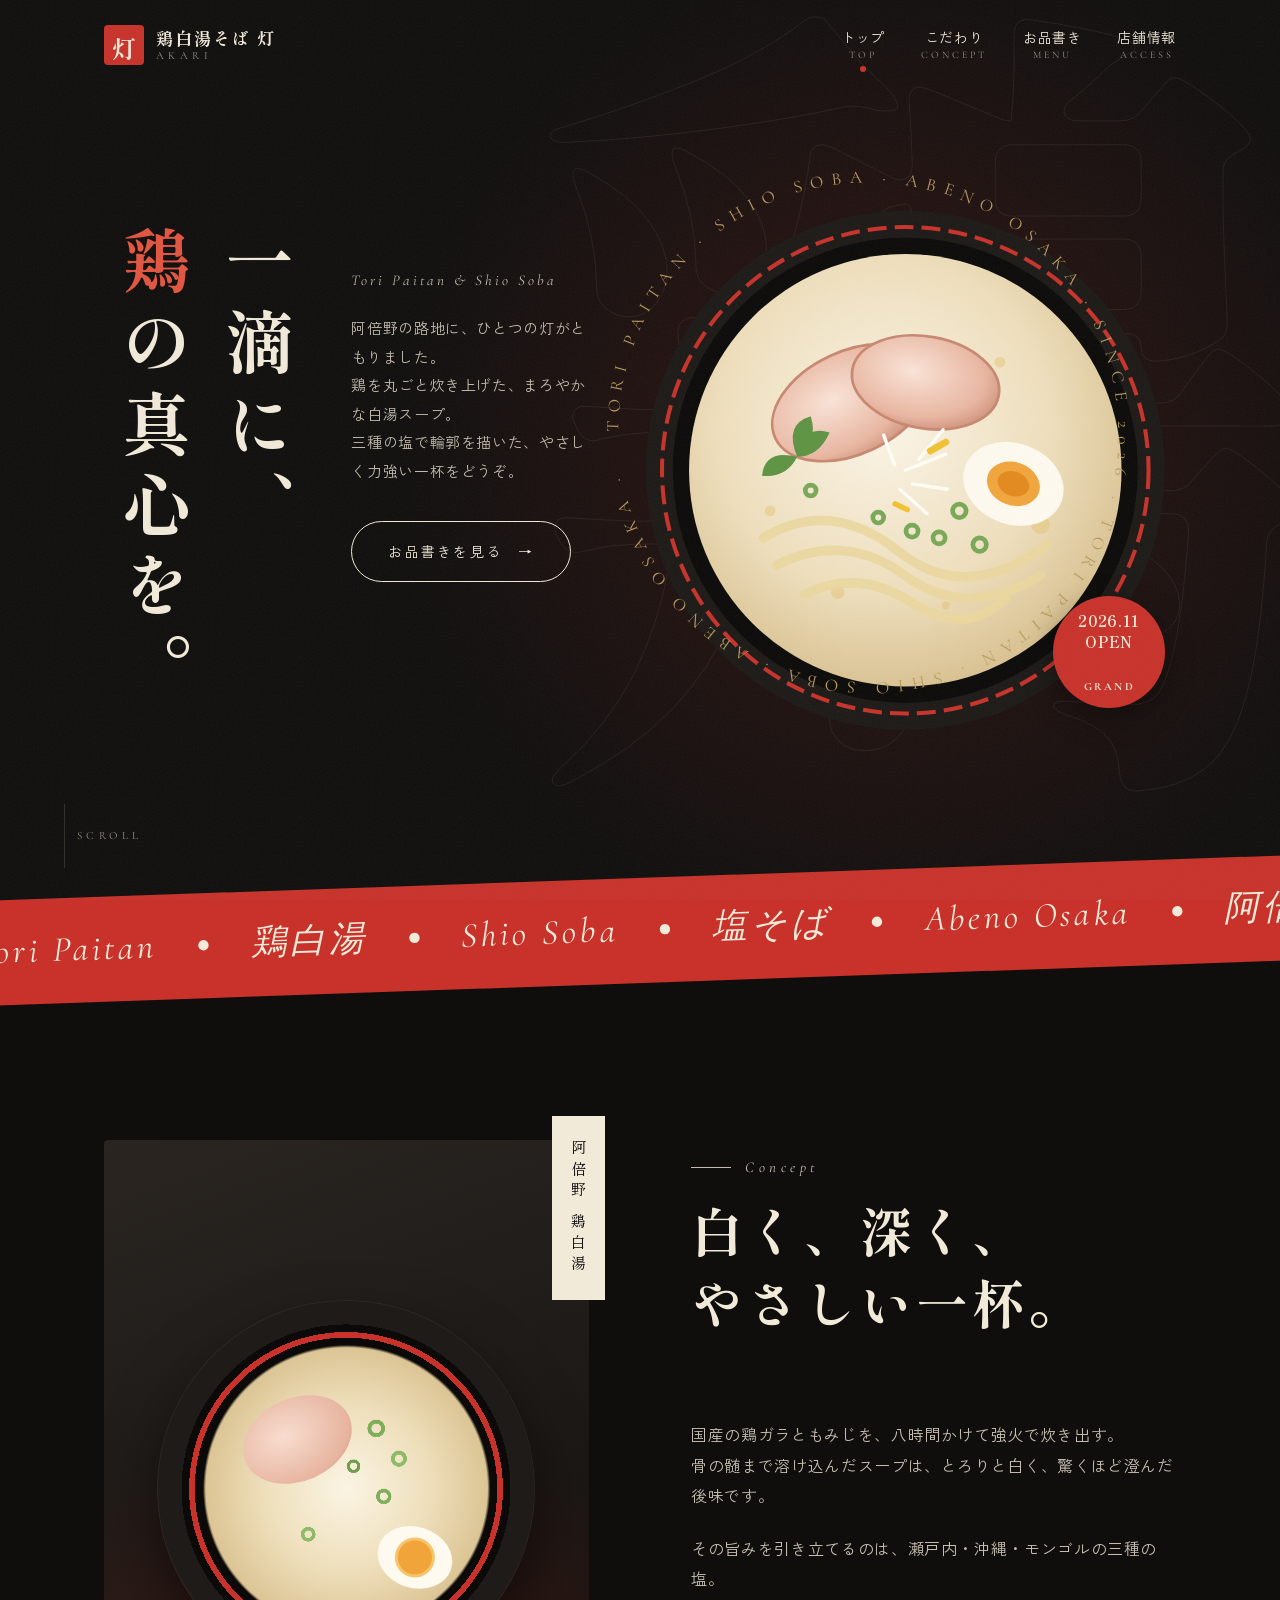
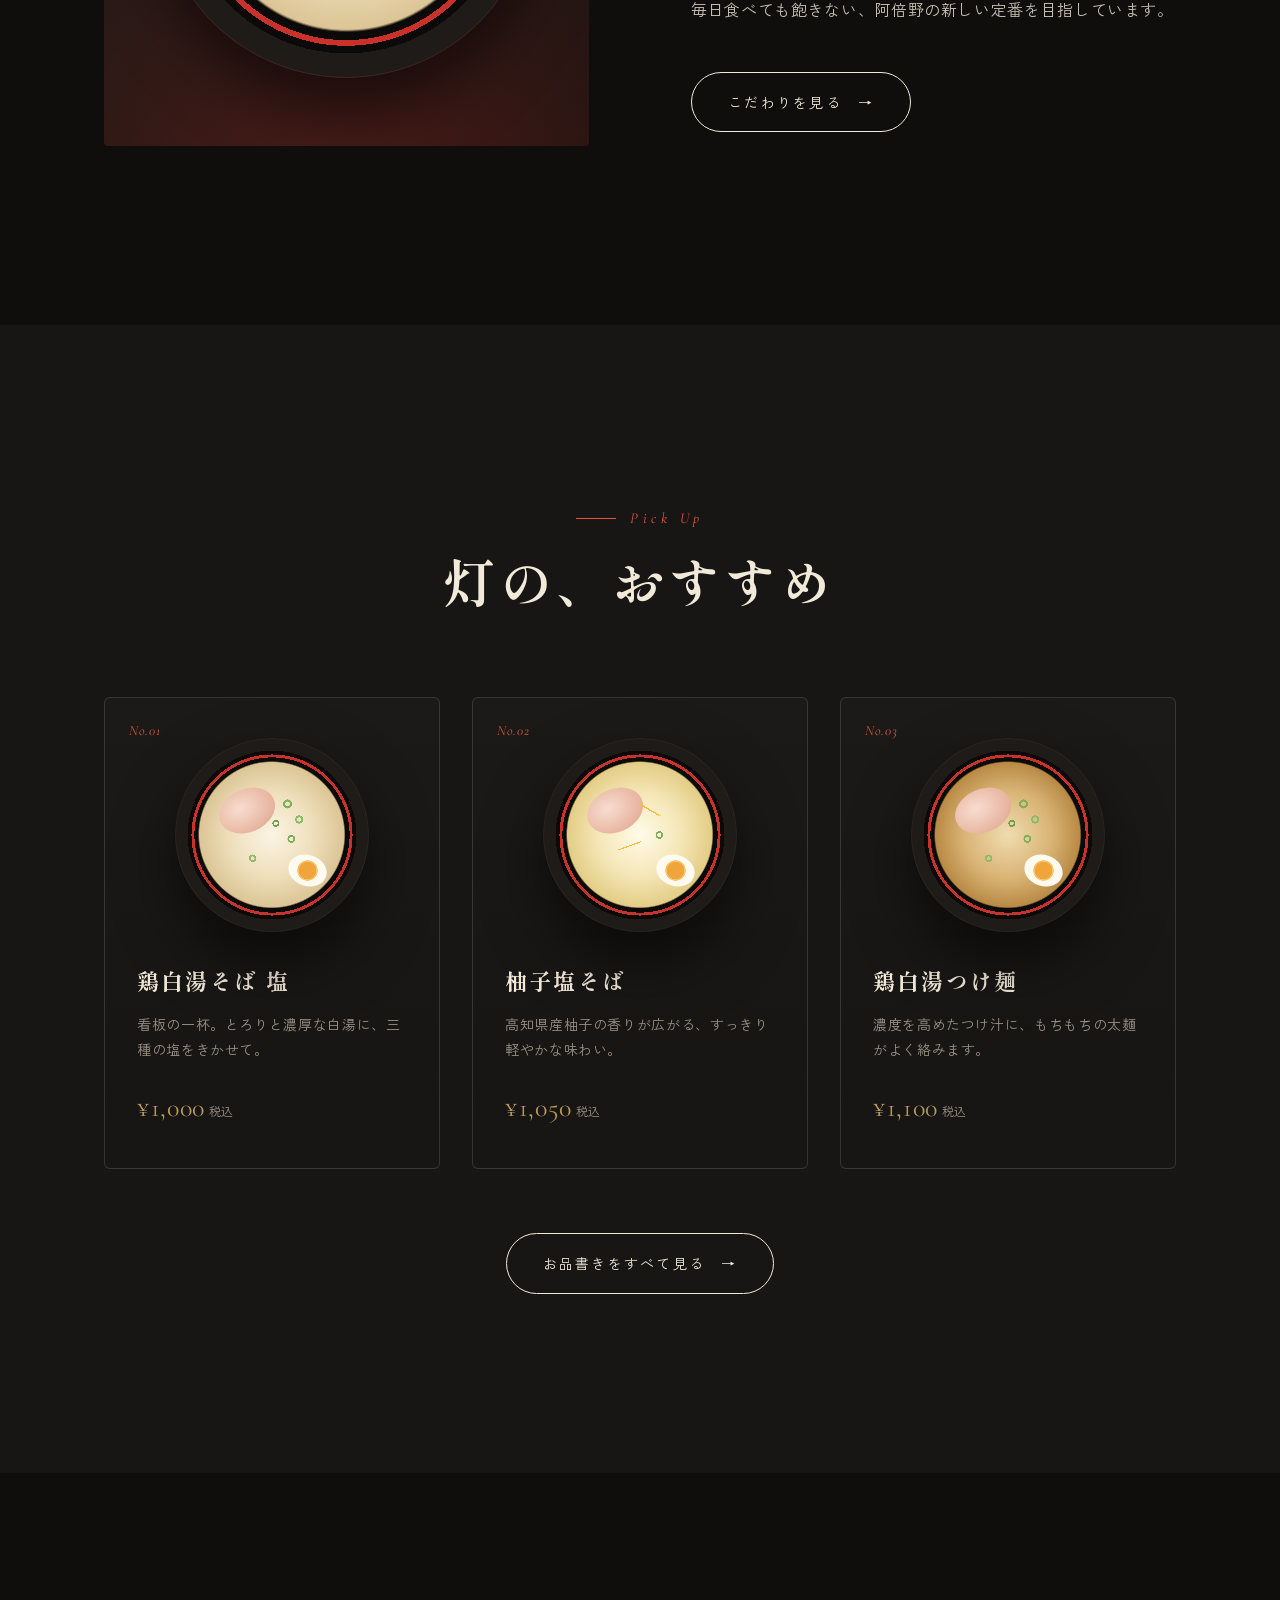
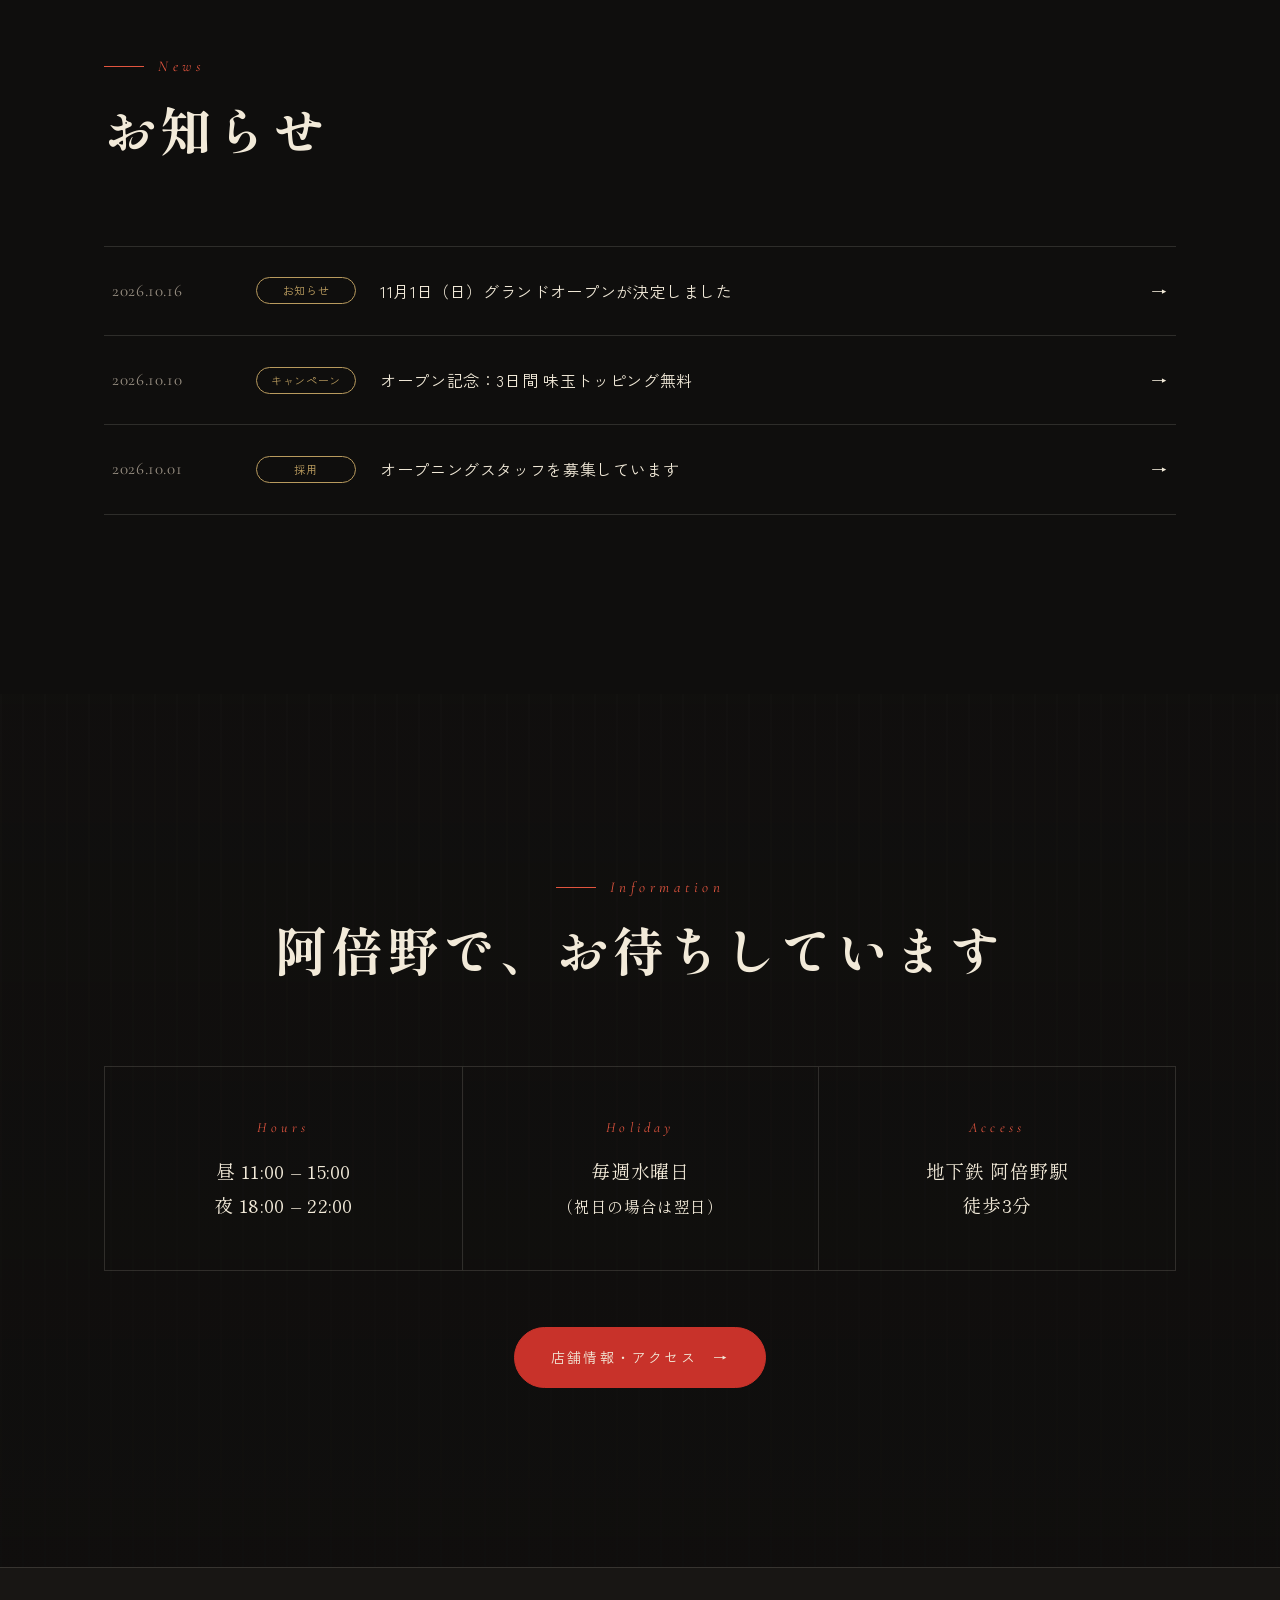
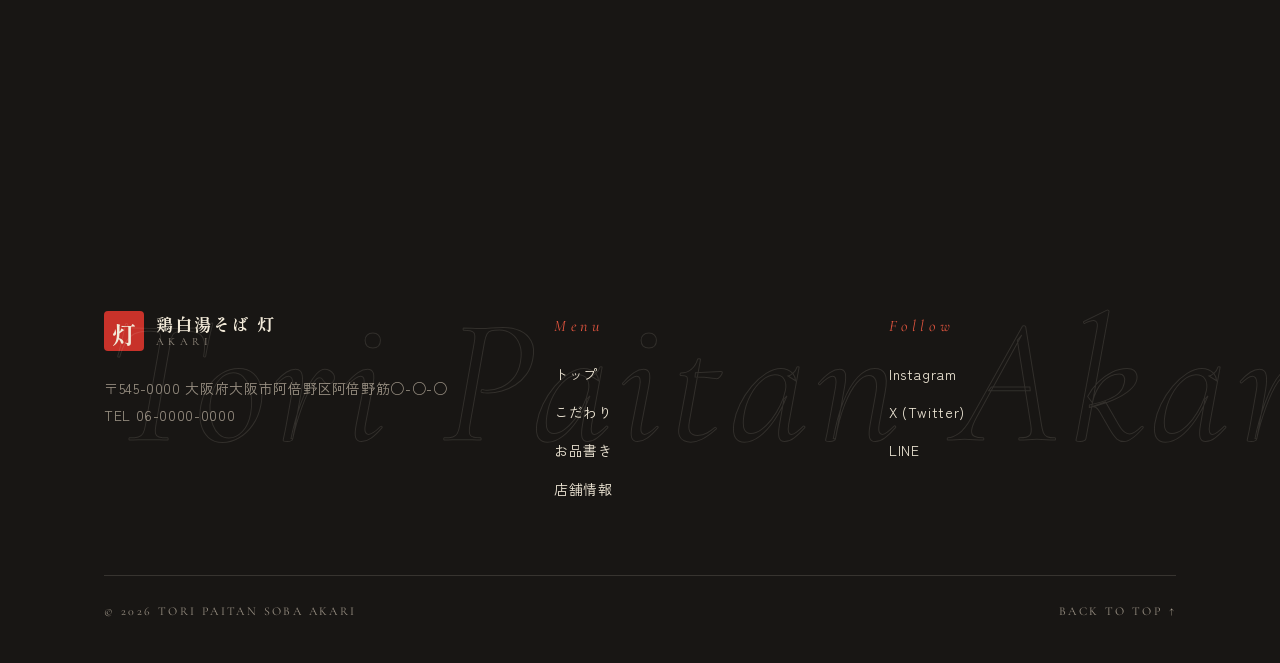
<file: index.html>
<!DOCTYPE html>
<html lang="ja">
<head>
  <meta charset="UTF-8">
  <meta name="viewport" content="width=device-width, initial-scale=1">
  <title>鶏白湯そば 灯 -AKARI- ｜ 大阪・阿倍野</title>
  <meta name="description" content="大阪・阿倍野に誕生した鶏白湯ラーメン専門店「灯 -AKARI-」。鶏をじっくり炊き出した濃厚でまろやかな白湯スープと、三種の塩で仕立てる一杯。">
  <link rel="preconnect" href="https://fonts.googleapis.com">
  <link rel="preconnect" href="https://fonts.gstatic.com" crossorigin>
  <link href="https://fonts.googleapis.com/css2?family=Cormorant+Garamond:ital,wght@0,400;1,400&family=Shippori+Mincho+B1:wght@500;700;800&family=Zen+Kaku+Gothic+New:wght@400;500&display=swap" rel="stylesheet">
  <link rel="stylesheet" href="css/style.css">
</head>
<body>
  <div class="loader" aria-hidden="true">
    <div class="loader__inner">
      <div class="loader__stamp">灯</div>
      <p class="loader__text">TORI PAITAN · ABENO</p>
    </div>
  </div>
  <div class="page-curtain" aria-hidden="true"></div>

  <header class="site-header">
    <div class="container site-header__inner">
      <a href="index.html" class="logo" aria-label="鶏白湯そば 灯 トップへ">
        <span class="logo__stamp">灯</span>
        <span class="logo__text">
          <span class="logo__ja">鶏白湯そば 灯</span>
          <span class="logo__en">AKARI</span>
        </span>
      </a>
      <button class="nav-toggle" aria-label="メニューを開く" aria-expanded="false" aria-controls="global-nav"><span></span><span></span></button>
      <nav class="nav" id="global-nav">
        <ul class="nav__list">
          <li><a class="nav__link" href="index.html" aria-current="page">トップ<small>TOP</small></a></li>
          <li><a class="nav__link" href="about.html">こだわり<small>CONCEPT</small></a></li>
          <li><a class="nav__link" href="menu.html">お品書き<small>MENU</small></a></li>
          <li><a class="nav__link" href="access.html">店舗情報<small>ACCESS</small></a></li>
        </ul>
      </nav>
    </div>
  </header>

  <main>
    <!-- ヒーロー -->
    <section class="hero">
      <div class="hero__bg-kanji" aria-hidden="true" data-parallax="-0.15">鶏</div>
      <div class="container hero__inner">
        <div class="hero__copy">
          <h1 class="hero__title" data-split>一滴に、<br><span class="accent">鶏</span>の真心を。</h1>
          <div class="hero__lead">
            <p class="hero__lead-en">Tori Paitan &amp; Shio Soba</p>
            <p>阿倍野の路地に、ひとつの灯がともりました。<br>鶏を丸ごと炊き上げた、まろやかな白湯スープ。<br>三種の塩で輪郭を描いた、やさしく力強い一杯をどうぞ。</p>
            <a href="menu.html" class="btn">お品書きを見る <span class="btn__arrow">→</span></a>
          </div>
        </div>

        <div class="hero__visual">
          <svg class="hero__ring" viewBox="0 0 400 400" aria-hidden="true">
            <defs><path id="ring-path" d="M200,200 m-185,0 a185,185 0 1,1 370,0 a185,185 0 1,1 -370,0"/></defs>
            <text><textPath href="#ring-path">TORI PAITAN · SHIO SOBA · ABENO OSAKA · SINCE 2026 · TORI PAITAN · SHIO SOBA · ABENO OSAKA ·</textPath></text>
          </svg>

          <svg class="hero__bowl" viewBox="0 0 400 400" role="img" aria-label="鶏白湯そばのイラスト">
            <defs>
              <radialGradient id="soup" cx="45%" cy="40%" r="65%">
                <stop offset="0" stop-color="#fcf6e8"/>
                <stop offset="0.6" stop-color="#efdfbc"/>
                <stop offset="1" stop-color="#d6bd8a"/>
              </radialGradient>
              <radialGradient id="chashu" cx="40%" cy="40%" r="70%">
                <stop offset="0" stop-color="#fbe4d8"/>
                <stop offset="0.7" stop-color="#eab7a2"/>
                <stop offset="1" stop-color="#c88870"/>
              </radialGradient>
            </defs>
            <!-- 器 -->
            <circle cx="200" cy="200" r="192" fill="#1c1916"/>
            <circle cx="200" cy="200" r="180" fill="none" stroke="#c8322a" stroke-width="3" stroke-dasharray="14 6"/>
            <circle cx="200" cy="200" r="172" fill="#0b0a09"/>
            <circle cx="200" cy="200" r="160" fill="url(#soup)"/>
            <!-- 鶏油 -->
            <g fill="#e2b956" opacity="0.35">
              <circle cx="120" cy="150" r="6"/><circle cx="270" cy="120" r="4"/><circle cx="300" cy="240" r="7"/>
              <circle cx="150" cy="290" r="5"/><circle cx="230" cy="300" r="3"/><circle cx="100" cy="230" r="4"/>
            </g>
            <!-- 麺 -->
            <g fill="none" stroke="#ecd89e" stroke-width="7" stroke-linecap="round" opacity="0.85">
              <path d="M95 250 q50 -30 100 10 t110 -5"/>
              <path d="M105 270 q50 -25 95 8 t100 0"/>
              <path d="M125 292 q40 -20 80 6 t70 -4"/>
            </g>
            <!-- 鶏チャーシュー -->
            <g transform="rotate(-25 160 150)">
              <ellipse cx="160" cy="150" rx="62" ry="38" fill="url(#chashu)"/>
              <ellipse cx="160" cy="150" rx="62" ry="38" fill="none" stroke="#c88870" stroke-width="2"/>
            </g>
            <g transform="rotate(10 215 135)">
              <ellipse cx="215" cy="135" rx="55" ry="34" fill="url(#chashu)"/>
              <ellipse cx="215" cy="135" rx="55" ry="34" fill="none" stroke="#c88870" stroke-width="2"/>
            </g>
            <!-- 味玉 -->
            <g transform="rotate(20 280 210)">
              <ellipse cx="280" cy="210" rx="38" ry="30" fill="#fffaf0"/>
              <ellipse cx="280" cy="210" rx="20" ry="16" fill="#f2a63c"/>
              <ellipse cx="280" cy="210" rx="12" ry="9" fill="#e48a1e"/>
            </g>
            <!-- 白髪ねぎ -->
            <g stroke="#fffdf6" stroke-width="2.5" stroke-linecap="round">
              <path d="M200 200 l30 -12"/><path d="M205 210 l26 4"/><path d="M196 214 l20 18"/>
              <path d="M192 196 l-8 -22"/><path d="M210 192 l18 -22"/>
            </g>
            <!-- 青ねぎ -->
            <g fill="none" stroke="#78a957" stroke-width="3.5">
              <circle cx="240" cy="230" r="5"/><circle cx="225" cy="250" r="4.5"/><circle cx="255" cy="255" r="5"/>
              <circle cx="180" cy="235" r="4"/><circle cx="205" cy="245" r="4.5"/><circle cx="130" cy="215" r="4"/>
            </g>
            <!-- 柚子皮 -->
            <g fill="#f2c230">
              <rect x="215" y="180" width="18" height="5" rx="2" transform="rotate(-30 224 182)"/>
              <rect x="190" y="225" width="14" height="4" rx="2" transform="rotate(25 197 227)"/>
            </g>
            <!-- 三つ葉 -->
            <path d="M120 190 q-10 -24 10 -30 q6 18 -10 30 z M120 190 q-24 -6 -26 14 q18 2 26 -14 z M120 190 q4 -24 24 -18 q-8 18 -24 18 z" fill="#5e9443"/>
          </svg>

          <svg class="steam" viewBox="0 0 200 160" aria-hidden="true">
            <path d="M60 150 q-20 -30 0 -60 t0 -70"/>
            <path d="M100 150 q20 -30 0 -60 t0 -70"/>
            <path d="M140 150 q-20 -30 0 -60 t0 -70"/>
          </svg>

          <div class="hero__badge">2026.11<br>OPEN<small>GRAND</small></div>
        </div>
      </div>
      <div class="scroll-cue" aria-hidden="true"><span class="scroll-cue__line"></span>SCROLL</div>
    </section>

    <!-- 流れる帯 -->
    <div class="marquee" aria-hidden="true">
      <div class="marquee__track">
        <div class="marquee__item"><span>Tori Paitan</span><i></i><span>鶏白湯</span><i></i><span>Shio Soba</span><i></i><span>塩そば</span><i></i><span>Abeno Osaka</span><i></i><span>阿倍野</span><i></i></div>
        <div class="marquee__item"><span>Tori Paitan</span><i></i><span>鶏白湯</span><i></i><span>Shio Soba</span><i></i><span>塩そば</span><i></i><span>Abeno Osaka</span><i></i><span>阿倍野</span><i></i></div>
      </div>
    </div>

    <!-- コンセプト -->
    <section class="section concept">
      <div class="container concept__grid">
        <div class="concept__visual">
          <div class="concept__photo" data-reveal="mask">
            <div class="bowl" data-parallax="0.06"><span class="bowl__negi"></span></div>
          </div>
          <span class="concept__tag">阿倍野 鶏白湯</span>
        </div>
        <div class="concept__text">
          <div class="section-head">
            <p class="section-head__en">Concept</p>
            <h2 class="section-head__title" data-split>白く、深く、<br>やさしい一杯。</h2>
          </div>
          <p data-reveal>国産の鶏ガラともみじを、八時間かけて強火で炊き出す。<br>骨の髄まで溶け込んだスープは、とろりと白く、驚くほど澄んだ後味です。</p>
          <p data-reveal style="--delay:.15s">その旨みを引き立てるのは、瀬戸内・沖縄・モンゴルの三種の塩。<br>毎日食べても飽きない、阿倍野の新しい定番を目指しています。</p>
          <div data-reveal style="--delay:.3s"><a href="about.html" class="btn">こだわりを見る <span class="btn__arrow">→</span></a></div>
        </div>
      </div>
    </section>

    <!-- おすすめ -->
    <section class="section pickup">
      <div class="container">
        <div class="section-head section-head--center">
          <p class="section-head__en">Pick Up</p>
          <h2 class="section-head__title" data-split>灯の、おすすめ</h2>
        </div>
        <ul class="pickup__list">
          <li class="dish-card" data-reveal data-tilt>
            <span class="dish-card__no">No.01</span>
            <div class="dish-card__visual"><div class="bowl"><span class="bowl__negi"></span></div></div>
            <h3 class="dish-card__name">鶏白湯そば 塩</h3>
            <p class="dish-card__desc">看板の一杯。とろりと濃厚な白湯に、三種の塩をきかせて。</p>
            <p class="dish-card__price">¥1,000<small>税込</small></p>
          </li>
          <li class="dish-card" data-reveal data-tilt style="--delay:.12s">
            <span class="dish-card__no">No.02</span>
            <div class="dish-card__visual"><div class="bowl bowl--yuzu"><span class="bowl__negi"></span></div></div>
            <h3 class="dish-card__name">柚子塩そば</h3>
            <p class="dish-card__desc">高知県産柚子の香りが広がる、すっきり軽やかな味わい。</p>
            <p class="dish-card__price">¥1,050<small>税込</small></p>
          </li>
          <li class="dish-card" data-reveal data-tilt style="--delay:.24s">
            <span class="dish-card__no">No.03</span>
            <div class="dish-card__visual"><div class="bowl bowl--tsukemen"><span class="bowl__negi"></span></div></div>
            <h3 class="dish-card__name">鶏白湯つけ麺</h3>
            <p class="dish-card__desc">濃度を高めたつけ汁に、もちもちの太麺がよく絡みます。</p>
            <p class="dish-card__price">¥1,100<small>税込</small></p>
          </li>
        </ul>
        <div class="pickup__more" data-reveal><a href="menu.html" class="btn">お品書きをすべて見る <span class="btn__arrow">→</span></a></div>
      </div>
    </section>

    <!-- お知らせ -->
    <section class="section news">
      <div class="container">
        <div class="section-head">
          <p class="section-head__en">News</p>
          <h2 class="section-head__title" data-split>お知らせ</h2>
        </div>
        <ul class="news__list">
          <li class="news__item" data-reveal>
            <a class="news__link" href="#">
              <time class="news__date" datetime="2026-10-16">2026.10.16</time>
              <span class="news__cat">お知らせ</span>
              <span class="news__title">11月1日（日）グランドオープンが決定しました</span>
              <span class="news__arrow" aria-hidden="true">→</span>
            </a>
          </li>
          <li class="news__item" data-reveal style="--delay:.1s">
            <a class="news__link" href="#">
              <time class="news__date" datetime="2026-10-10">2026.10.10</time>
              <span class="news__cat">キャンペーン</span>
              <span class="news__title">オープン記念：3日間 味玉トッピング無料</span>
              <span class="news__arrow" aria-hidden="true">→</span>
            </a>
          </li>
          <li class="news__item" data-reveal style="--delay:.2s">
            <a class="news__link" href="#">
              <time class="news__date" datetime="2026-10-01">2026.10.01</time>
              <span class="news__cat">採用</span>
              <span class="news__title">オープニングスタッフを募集しています</span>
              <span class="news__arrow" aria-hidden="true">→</span>
            </a>
          </li>
        </ul>
      </div>
    </section>

    <!-- 店舗情報 -->
    <section class="section info-strip">
      <div class="container">
        <div class="section-head section-head--center">
          <p class="section-head__en">Information</p>
          <h2 class="section-head__title" data-split>阿倍野で、お待ちしています</h2>
        </div>
        <div class="info-strip__grid" data-reveal="zoom">
          <div class="info-strip__cell">
            <p class="info-strip__label">Hours</p>
            <p class="info-strip__value">昼 11:00 – 15:00<br>夜 18:00 – 22:00</p>
          </div>
          <div class="info-strip__cell">
            <p class="info-strip__label">Holiday</p>
            <p class="info-strip__value">毎週水曜日<br><small>（祝日の場合は翌日）</small></p>
          </div>
          <div class="info-strip__cell">
            <p class="info-strip__label">Access</p>
            <p class="info-strip__value">地下鉄 阿倍野駅<br>徒歩3分</p>
          </div>
        </div>
        <div class="info-strip__cta" data-reveal><a href="access.html" class="btn btn--solid">店舗情報・アクセス <span class="btn__arrow">→</span></a></div>
      </div>
    </section>
  </main>

  <footer class="site-footer">
    <div class="container">
      <p class="site-footer__big" aria-hidden="true" data-parallax="0.05">Tori Paitan Akari</p>
      <div class="site-footer__grid">
        <div>
          <a href="index.html" class="logo">
            <span class="logo__stamp">灯</span>
            <span class="logo__text"><span class="logo__ja">鶏白湯そば 灯</span><span class="logo__en">AKARI</span></span>
          </a>
          <p class="site-footer__info">〒545-0000 大阪府大阪市阿倍野区阿倍野筋○-○-○<br>TEL 06-0000-0000</p>
        </div>
        <div>
          <h4>Menu</h4>
          <ul class="site-footer__links">
            <li><a href="index.html">トップ</a></li>
            <li><a href="about.html">こだわり</a></li>
            <li><a href="menu.html">お品書き</a></li>
            <li><a href="access.html">店舗情報</a></li>
          </ul>
        </div>
        <div>
          <h4>Follow</h4>
          <ul class="site-footer__links">
            <li><a href="#">Instagram</a></li>
            <li><a href="#">X (Twitter)</a></li>
            <li><a href="#">LINE</a></li>
          </ul>
        </div>
      </div>
      <div class="site-footer__copy">
        <span>© 2026 TORI PAITAN SOBA AKARI</span>
        <span class="to-top" role="button" tabindex="0">BACK TO TOP ↑</span>
      </div>
    </div>
  </footer>

  <script src="js/main.js"></script>
</body>
</html>
</file>
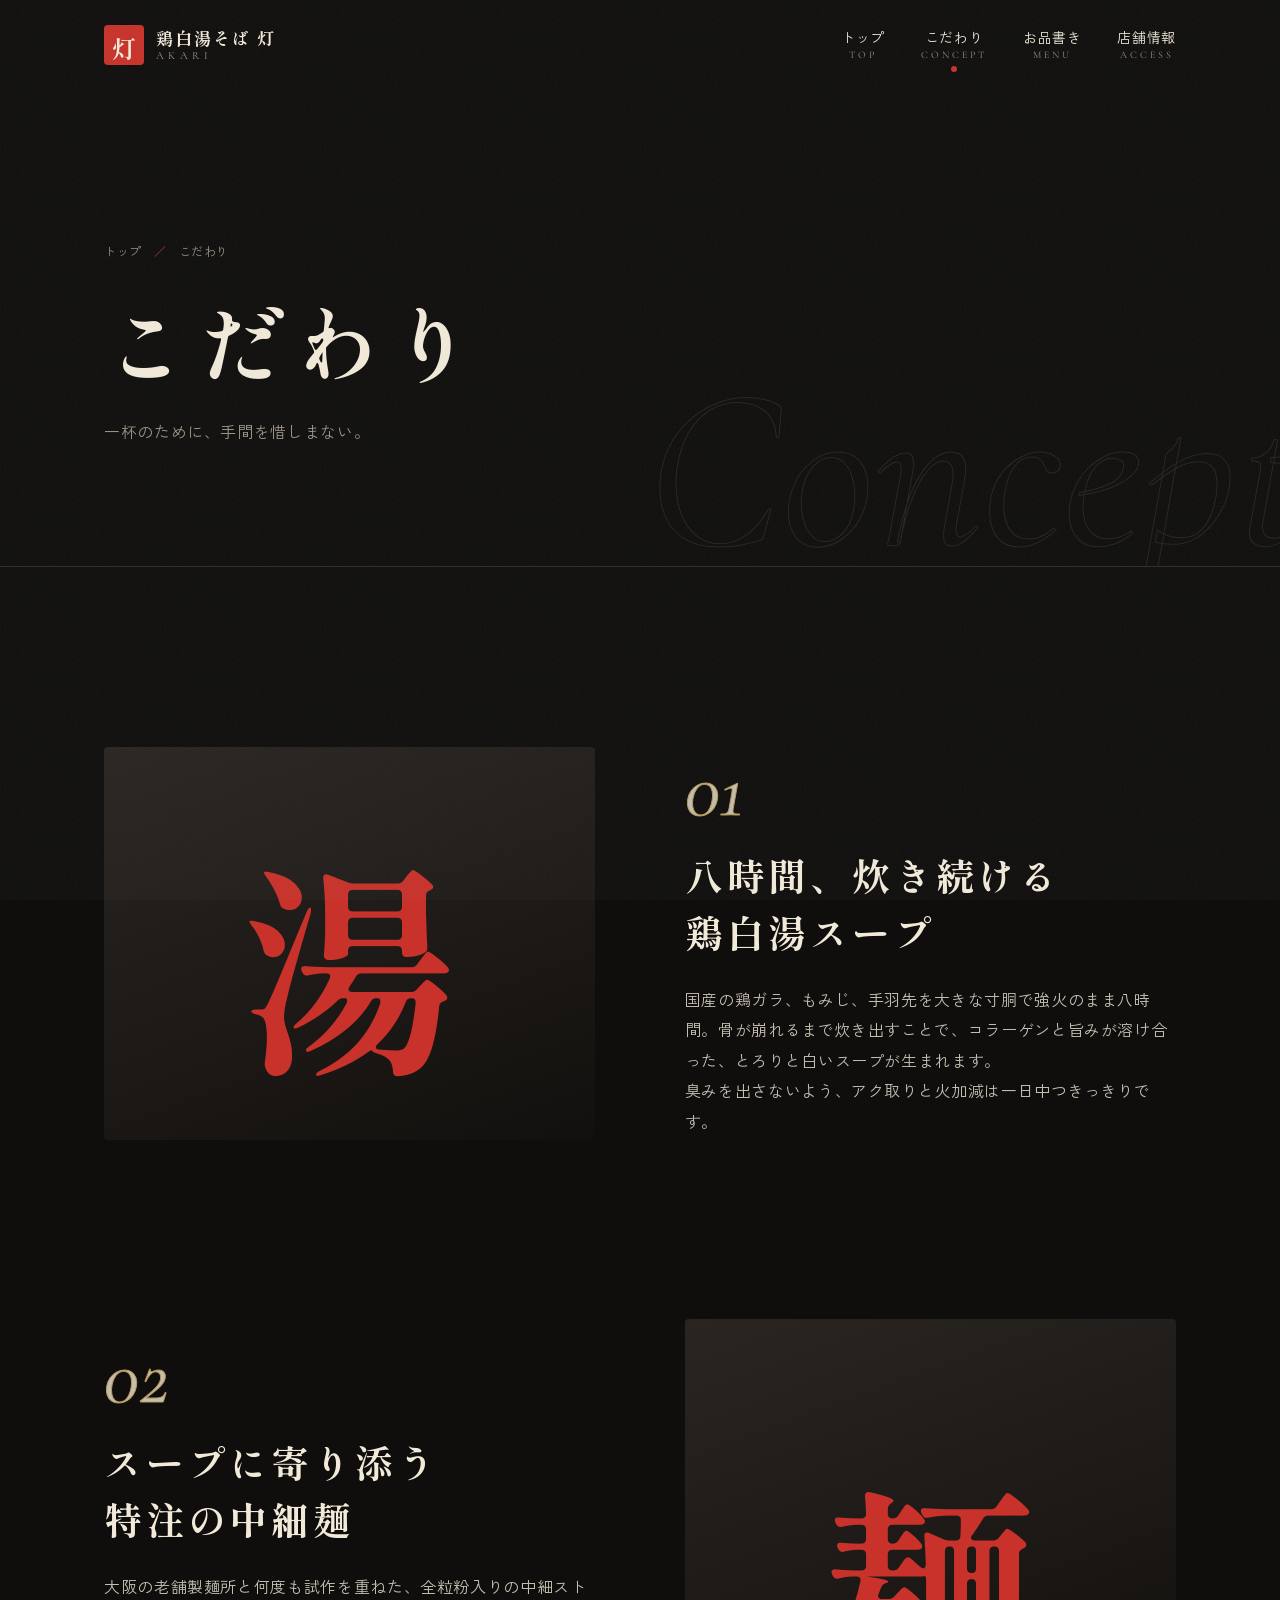
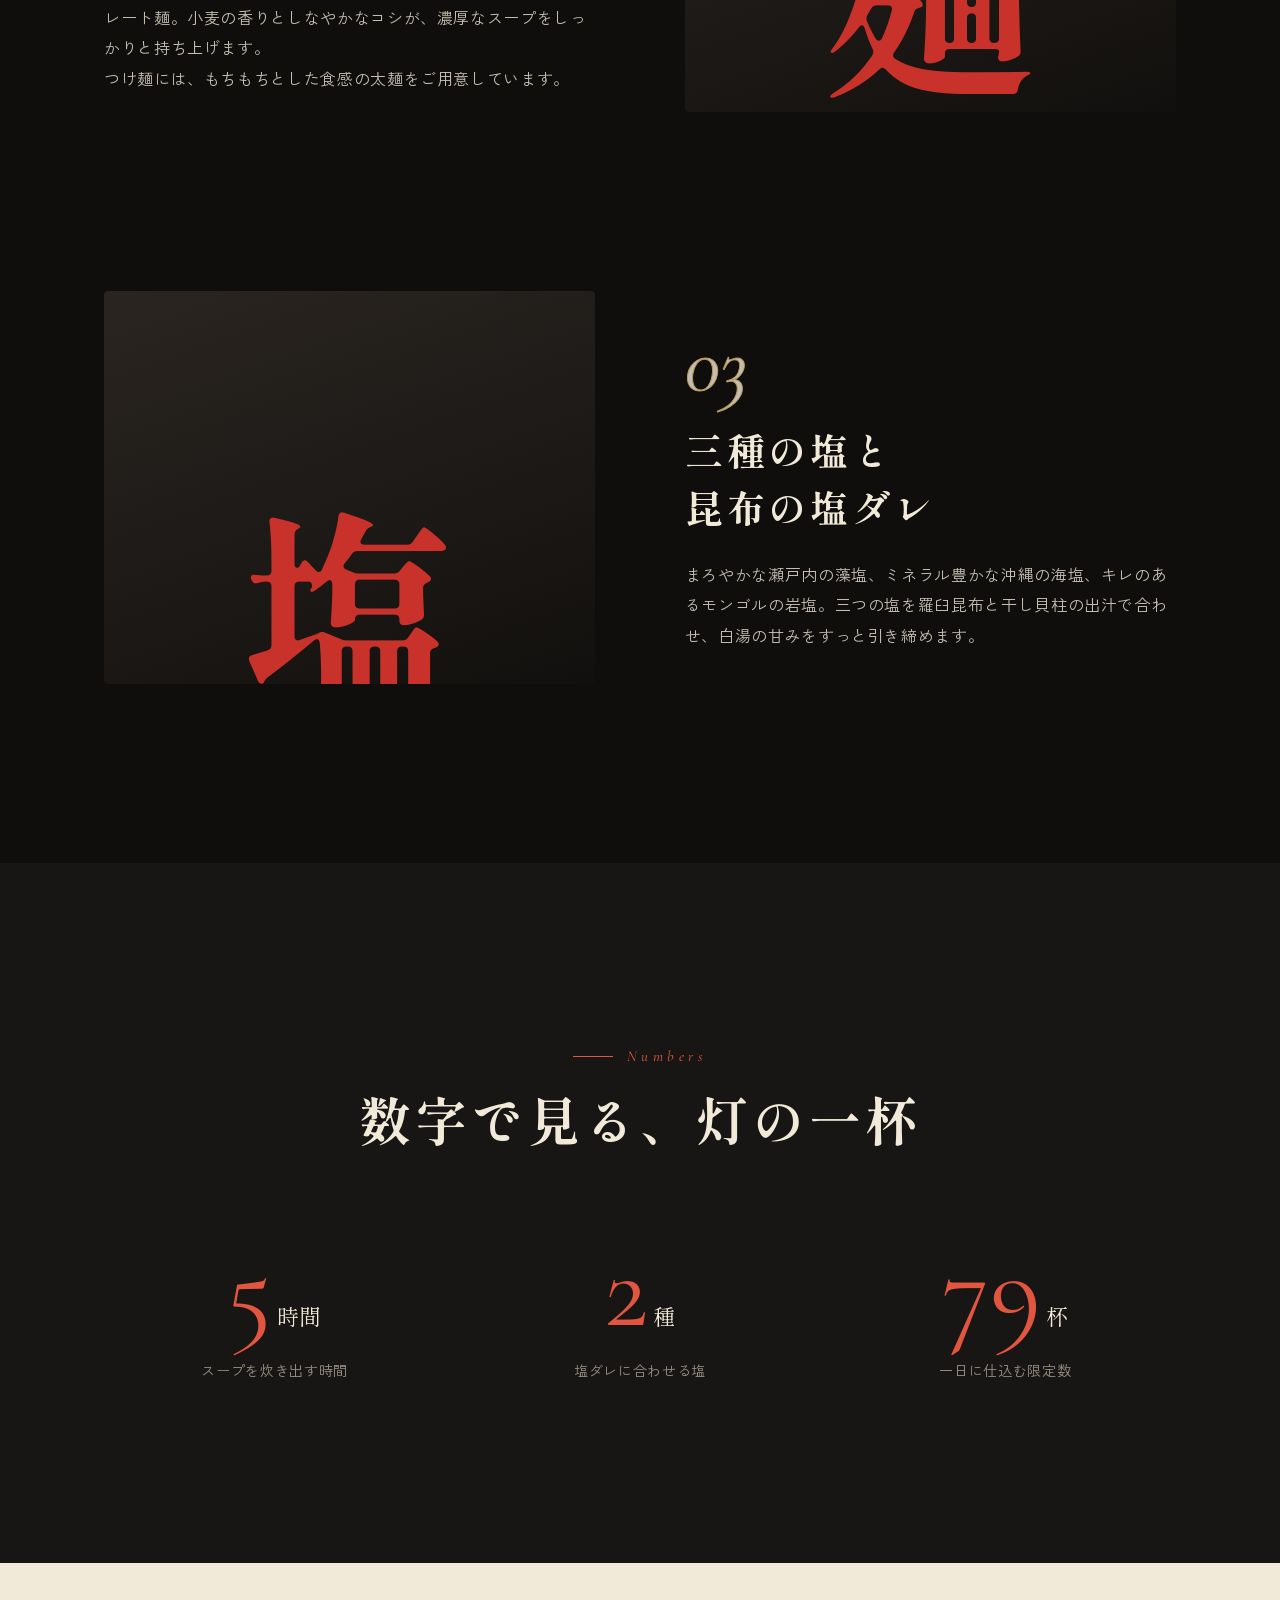
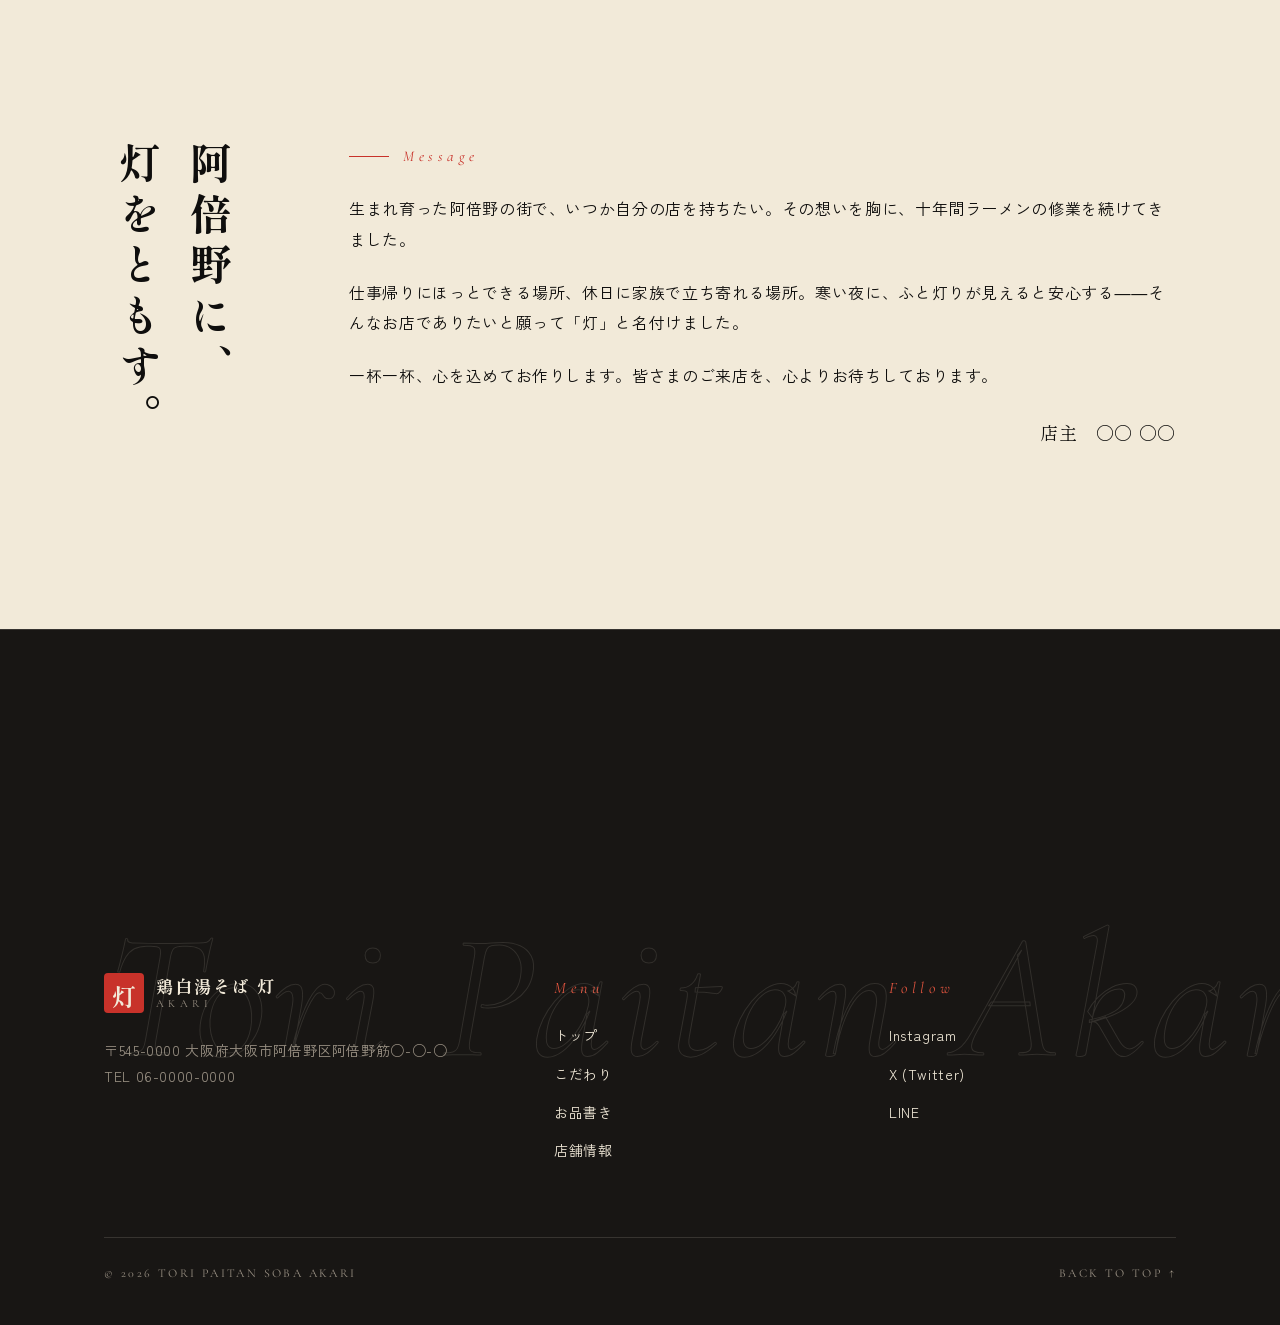
<file: about.html>
<!DOCTYPE html>
<html lang="ja">
<head>
  <meta charset="UTF-8">
  <meta name="viewport" content="width=device-width, initial-scale=1">
  <title>こだわり ｜ 鶏白湯そば 灯 -AKARI-</title>
  <meta name="description" content="鶏白湯そば 灯のこだわり。八時間炊き出す鶏白湯スープ、自家配合の麺、三種の塩ダレ。">
  <link rel="preconnect" href="https://fonts.googleapis.com">
  <link rel="preconnect" href="https://fonts.gstatic.com" crossorigin>
  <link href="https://fonts.googleapis.com/css2?family=Cormorant+Garamond:ital,wght@0,400;1,400&family=Shippori+Mincho+B1:wght@500;700;800&family=Zen+Kaku+Gothic+New:wght@400;500&display=swap" rel="stylesheet">
  <link rel="stylesheet" href="css/style.css">
</head>
<body>
  <div class="page-curtain" aria-hidden="true"></div>

  <header class="site-header">
    <div class="container site-header__inner">
      <a href="index.html" class="logo" aria-label="鶏白湯そば 灯 トップへ">
        <span class="logo__stamp">灯</span>
        <span class="logo__text">
          <span class="logo__ja">鶏白湯そば 灯</span>
          <span class="logo__en">AKARI</span>
        </span>
      </a>
      <button class="nav-toggle" aria-label="メニューを開く" aria-expanded="false" aria-controls="global-nav"><span></span><span></span></button>
      <nav class="nav" id="global-nav">
        <ul class="nav__list">
          <li><a class="nav__link" href="index.html">トップ<small>TOP</small></a></li>
          <li><a class="nav__link" href="about.html" aria-current="page">こだわり<small>CONCEPT</small></a></li>
          <li><a class="nav__link" href="menu.html">お品書き<small>MENU</small></a></li>
          <li><a class="nav__link" href="access.html">店舗情報<small>ACCESS</small></a></li>
        </ul>
      </nav>
    </div>
  </header>

  <main>
    <section class="page-hero">
      <div class="container">
        <ol class="breadcrumb" data-reveal><li><a href="index.html">トップ</a></li><li>こだわり</li></ol>
        <h1 class="page-hero__title" data-split>こだわり</h1>
        <p class="page-hero__sub" data-reveal style="--delay:.3s">一杯のために、手間を惜しまない。</p>
      </div>
      <p class="page-hero__en" aria-hidden="true" data-parallax="-0.1">Concept</p>
    </section>

    <section class="section">
      <div class="container kodawari">
        <article class="kodawari__item">
          <div class="kodawari__visual" data-reveal="mask">
            <span class="kodawari__visual-kanji" data-parallax="0.08">湯</span>
          </div>
          <div class="kodawari__body">
            <p class="kodawari__num" data-reveal>01</p>
            <h2 class="kodawari__title" data-split>八時間、炊き続ける<br>鶏白湯スープ</h2>
            <p data-reveal>国産の鶏ガラ、もみじ、手羽先を大きな寸胴で強火のまま八時間。骨が崩れるまで炊き出すことで、コラーゲンと旨みが溶け合った、とろりと白いスープが生まれます。<br>臭みを出さないよう、アク取りと火加減は一日中つきっきりです。</p>
          </div>
        </article>

        <article class="kodawari__item">
          <div class="kodawari__visual" data-reveal="mask">
            <span class="kodawari__visual-kanji" data-parallax="0.08">麺</span>
          </div>
          <div class="kodawari__body">
            <p class="kodawari__num" data-reveal>02</p>
            <h2 class="kodawari__title" data-split>スープに寄り添う<br>特注の中細麺</h2>
            <p data-reveal>大阪の老舗製麺所と何度も試作を重ねた、全粒粉入りの中細ストレート麺。小麦の香りとしなやかなコシが、濃厚なスープをしっかりと持ち上げます。<br>つけ麺には、もちもちとした食感の太麺をご用意しています。</p>
          </div>
        </article>

        <article class="kodawari__item">
          <div class="kodawari__visual" data-reveal="mask">
            <span class="kodawari__visual-kanji" data-parallax="0.08">塩</span>
          </div>
          <div class="kodawari__body">
            <p class="kodawari__num" data-reveal>03</p>
            <h2 class="kodawari__title" data-split>三種の塩と<br>昆布の塩ダレ</h2>
            <p data-reveal>まろやかな瀬戸内の藻塩、ミネラル豊かな沖縄の海塩、キレのあるモンゴルの岩塩。三つの塩を羅臼昆布と干し貝柱の出汁で合わせ、白湯の甘みをすっと引き締めます。</p>
          </div>
        </article>
      </div>
    </section>

    <section class="section pickup">
      <div class="container">
        <div class="section-head section-head--center">
          <p class="section-head__en">Numbers</p>
          <h2 class="section-head__title" data-split>数字で見る、灯の一杯</h2>
        </div>
        <div class="stats">
          <div data-reveal>
            <p><span class="stats__num" data-count="8">0</span><span class="stats__unit">時間</span></p>
            <p class="stats__label">スープを炊き出す時間</p>
          </div>
          <div data-reveal style="--delay:.12s">
            <p><span class="stats__num" data-count="3">0</span><span class="stats__unit">種</span></p>
            <p class="stats__label">塩ダレに合わせる塩</p>
          </div>
          <div data-reveal style="--delay:.24s">
            <p><span class="stats__num" data-count="120">0</span><span class="stats__unit">杯</span></p>
            <p class="stats__label">一日に仕込む限定数</p>
          </div>
        </div>
      </div>
    </section>

    <section class="section message">
      <div class="container message__inner">
        <h2 class="message__title" data-split>阿倍野に、<br>灯をともす。</h2>
        <div class="message__body">
          <p class="section-head__en" data-reveal>Message</p>
          <p data-reveal>生まれ育った阿倍野の街で、いつか自分の店を持ちたい。その想いを胸に、十年間ラーメンの修業を続けてきました。</p>
          <p data-reveal style="--delay:.1s">仕事帰りにほっとできる場所、休日に家族で立ち寄れる場所。寒い夜に、ふと灯りが見えると安心する――そんなお店でありたいと願って「灯」と名付けました。</p>
          <p data-reveal style="--delay:.2s">一杯一杯、心を込めてお作りします。皆さまのご来店を、心よりお待ちしております。</p>
          <p class="message__sign" data-reveal style="--delay:.3s">店主　○○ ○○</p>
        </div>
      </div>
    </section>
  </main>

  <footer class="site-footer">
    <div class="container">
      <p class="site-footer__big" aria-hidden="true" data-parallax="0.05">Tori Paitan Akari</p>
      <div class="site-footer__grid">
        <div>
          <a href="index.html" class="logo">
            <span class="logo__stamp">灯</span>
            <span class="logo__text"><span class="logo__ja">鶏白湯そば 灯</span><span class="logo__en">AKARI</span></span>
          </a>
          <p class="site-footer__info">〒545-0000 大阪府大阪市阿倍野区阿倍野筋○-○-○<br>TEL 06-0000-0000</p>
        </div>
        <div>
          <h4>Menu</h4>
          <ul class="site-footer__links">
            <li><a href="index.html">トップ</a></li>
            <li><a href="about.html">こだわり</a></li>
            <li><a href="menu.html">お品書き</a></li>
            <li><a href="access.html">店舗情報</a></li>
          </ul>
        </div>
        <div>
          <h4>Follow</h4>
          <ul class="site-footer__links">
            <li><a href="#">Instagram</a></li>
            <li><a href="#">X (Twitter)</a></li>
            <li><a href="#">LINE</a></li>
          </ul>
        </div>
      </div>
      <div class="site-footer__copy">
        <span>© 2026 TORI PAITAN SOBA AKARI</span>
        <span class="to-top" role="button" tabindex="0">BACK TO TOP ↑</span>
      </div>
    </div>
  </footer>

  <script src="js/main.js"></script>
</body>
</html>
</file>
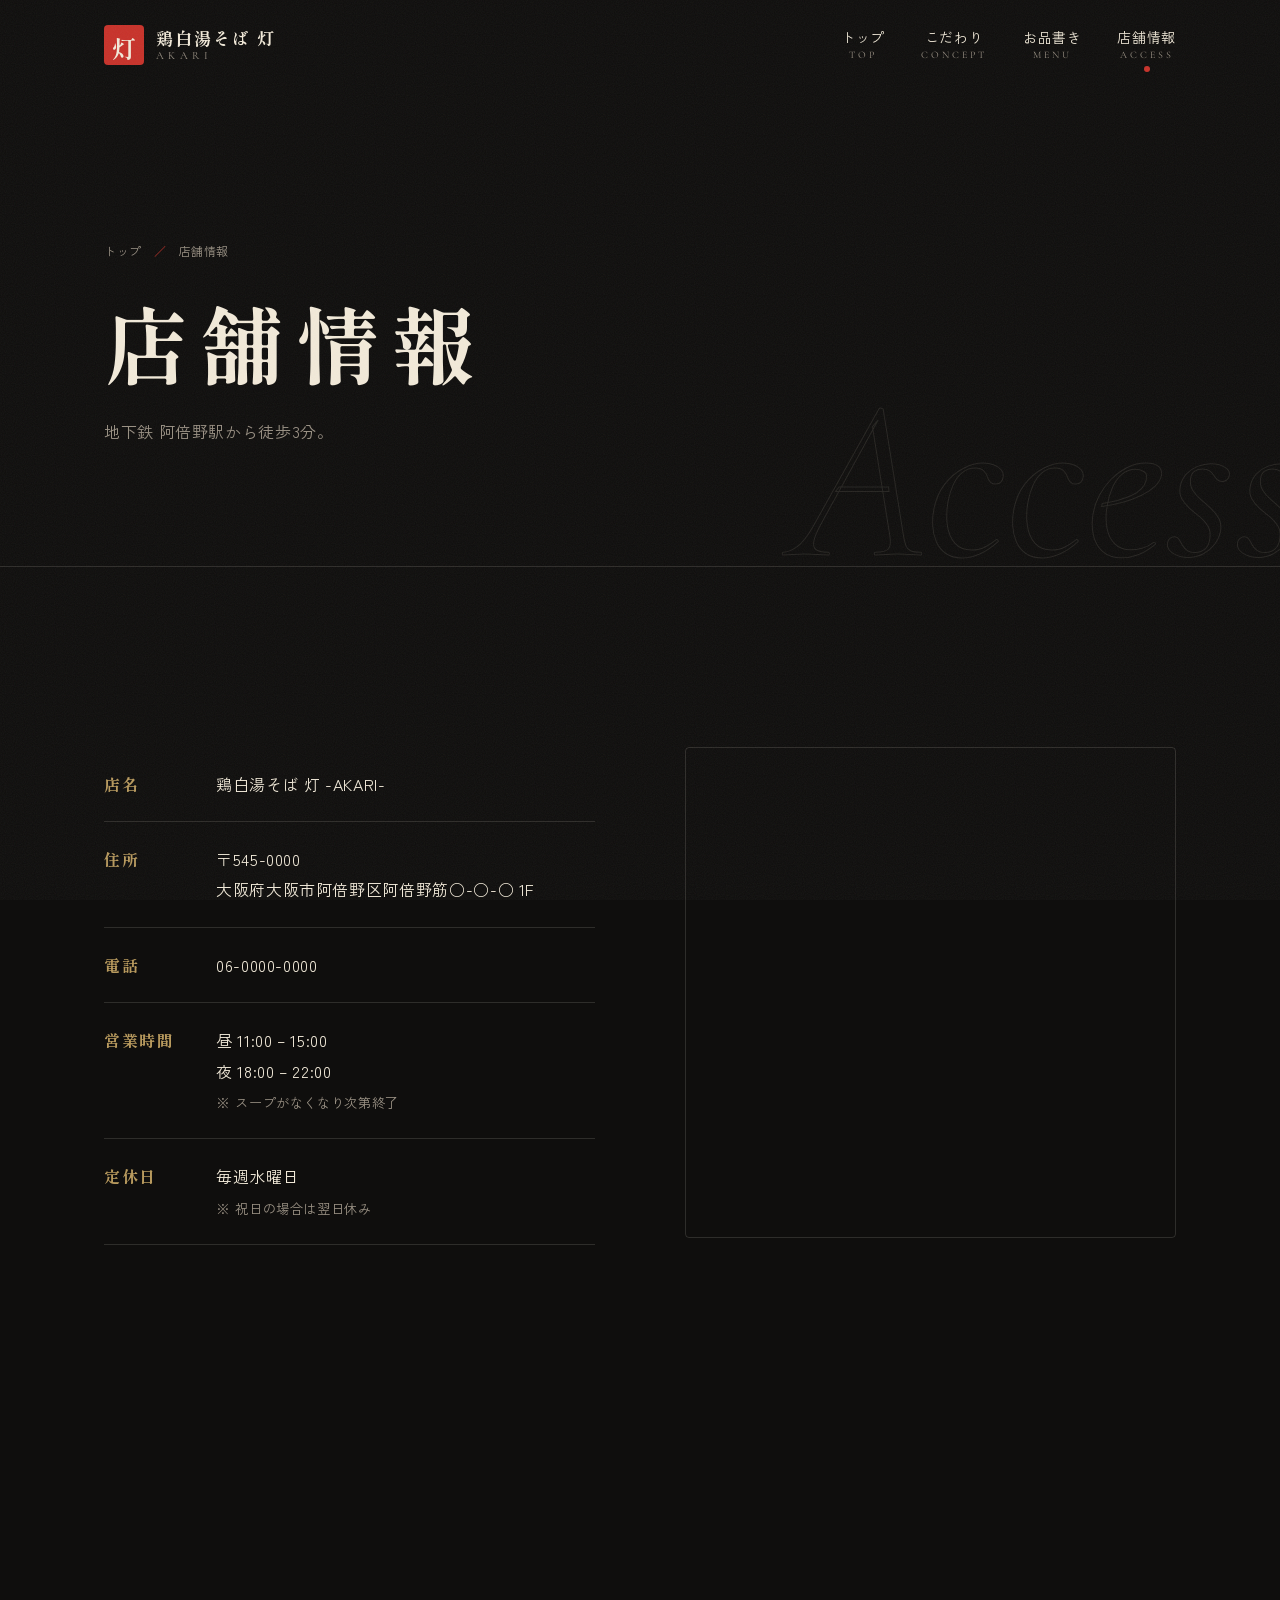
<file: access.html>
<!DOCTYPE html>
<html lang="ja">
<head>
  <meta charset="UTF-8">
  <meta name="viewport" content="width=device-width, initial-scale=1">
  <title>店舗情報 ｜ 鶏白湯そば 灯 -AKARI-</title>
  <meta name="description" content="鶏白湯そば 灯の店舗情報・アクセス。大阪市阿倍野区、地下鉄阿倍野駅から徒歩3分。">
  <link rel="preconnect" href="https://fonts.googleapis.com">
  <link rel="preconnect" href="https://fonts.gstatic.com" crossorigin>
  <link href="https://fonts.googleapis.com/css2?family=Cormorant+Garamond:ital,wght@0,400;1,400&family=Shippori+Mincho+B1:wght@500;700;800&family=Zen+Kaku+Gothic+New:wght@400;500&display=swap" rel="stylesheet">
  <link rel="stylesheet" href="css/style.css">
</head>
<body>
  <div class="page-curtain" aria-hidden="true"></div>

  <header class="site-header">
    <div class="container site-header__inner">
      <a href="index.html" class="logo" aria-label="鶏白湯そば 灯 トップへ">
        <span class="logo__stamp">灯</span>
        <span class="logo__text">
          <span class="logo__ja">鶏白湯そば 灯</span>
          <span class="logo__en">AKARI</span>
        </span>
      </a>
      <button class="nav-toggle" aria-label="メニューを開く" aria-expanded="false" aria-controls="global-nav"><span></span><span></span></button>
      <nav class="nav" id="global-nav">
        <ul class="nav__list">
          <li><a class="nav__link" href="index.html">トップ<small>TOP</small></a></li>
          <li><a class="nav__link" href="about.html">こだわり<small>CONCEPT</small></a></li>
          <li><a class="nav__link" href="menu.html">お品書き<small>MENU</small></a></li>
          <li><a class="nav__link" href="access.html" aria-current="page">店舗情報<small>ACCESS</small></a></li>
        </ul>
      </nav>
    </div>
  </header>

  <main>
    <section class="page-hero">
      <div class="container">
        <ol class="breadcrumb" data-reveal><li><a href="index.html">トップ</a></li><li>店舗情報</li></ol>
        <h1 class="page-hero__title" data-split>店舗情報</h1>
        <p class="page-hero__sub" data-reveal style="--delay:.3s">地下鉄 阿倍野駅から徒歩3分。</p>
      </div>
      <p class="page-hero__en" aria-hidden="true" data-parallax="-0.1">Access</p>
    </section>

    <section class="section">
      <div class="container shop-grid">
        <div data-reveal="left">
          <table class="shop-table">
            <tbody>
              <tr><th>店名</th><td>鶏白湯そば 灯 -AKARI-</td></tr>
              <tr><th>住所</th><td>〒545-0000<br>大阪府大阪市阿倍野区阿倍野筋○-○-○ 1F</td></tr>
              <tr><th>電話</th><td>06-0000-0000</td></tr>
              <tr><th>営業時間</th><td>昼 11:00 – 15:00<br>夜 18:00 – 22:00<br><small>※ スープがなくなり次第終了</small></td></tr>
              <tr><th>定休日</th><td>毎週水曜日<br><small>※ 祝日の場合は翌日休み</small></td></tr>
              <tr><th>席数</th><td>カウンター 10席 ／ テーブル 2卓（8席）</td></tr>
              <tr><th>お支払い</th><td>現金・各種QRコード決済・交通系IC</td></tr>
              <tr><th>その他</th><td>全席禁煙 ／ お子様用食器あり</td></tr>
            </tbody>
          </table>
        </div>
        <div class="map" data-reveal="mask">
          <iframe title="鶏白湯そば 灯 周辺の地図" src="https://www.google.com/maps?q=%E9%98%BF%E5%80%8D%E9%87%8E%E9%A7%85+%E5%A4%A7%E9%98%AA&amp;output=embed" loading="lazy" referrerpolicy="no-referrer-when-downgrade"></iframe>
        </div>
      </div>
    </section>

    <section class="section pickup">
      <div class="container">
        <div class="section-head section-head--center">
          <p class="section-head__en">How to get here</p>
          <h2 class="section-head__title" data-split>お店までの道のり</h2>
        </div>
        <ol class="route">
          <li class="route__step" data-reveal>
            <h3 class="route__title">阿倍野駅 7番出口へ</h3>
            <p>Osaka Metro 谷町線「阿倍野駅」で下車し、7番出口から地上へ出ます。</p>
          </li>
          <li class="route__step" data-reveal style="--delay:.12s">
            <h3 class="route__title">あべの筋を南へ</h3>
            <p>出口を出て右手、あべの筋を南へ約200m。コンビニのある角が目印です。</p>
          </li>
          <li class="route__step" data-reveal style="--delay:.24s">
            <h3 class="route__title">朱色の暖簾が目印</h3>
            <p>角を左に曲がってすぐ、朱色の暖簾と「灯」の提灯が見えたら到着です。</p>
          </li>
        </ol>
        <div class="pickup__more" data-reveal><a href="menu.html" class="btn">お品書きを見る <span class="btn__arrow">→</span></a></div>
      </div>
    </section>
  </main>

  <footer class="site-footer">
    <div class="container">
      <p class="site-footer__big" aria-hidden="true" data-parallax="0.05">Tori Paitan Akari</p>
      <div class="site-footer__grid">
        <div>
          <a href="index.html" class="logo">
            <span class="logo__stamp">灯</span>
            <span class="logo__text"><span class="logo__ja">鶏白湯そば 灯</span><span class="logo__en">AKARI</span></span>
          </a>
          <p class="site-footer__info">〒545-0000 大阪府大阪市阿倍野区阿倍野筋○-○-○<br>TEL 06-0000-0000</p>
        </div>
        <div>
          <h4>Menu</h4>
          <ul class="site-footer__links">
            <li><a href="index.html">トップ</a></li>
            <li><a href="about.html">こだわり</a></li>
            <li><a href="menu.html">お品書き</a></li>
            <li><a href="access.html">店舗情報</a></li>
          </ul>
        </div>
        <div>
          <h4>Follow</h4>
          <ul class="site-footer__links">
            <li><a href="#">Instagram</a></li>
            <li><a href="#">X (Twitter)</a></li>
            <li><a href="#">LINE</a></li>
          </ul>
        </div>
      </div>
      <div class="site-footer__copy">
        <span>© 2026 TORI PAITAN SOBA AKARI</span>
        <span class="to-top" role="button" tabindex="0">BACK TO TOP ↑</span>
      </div>
    </div>
  </footer>

  <script src="js/main.js"></script>
</body>
</html>
</file>
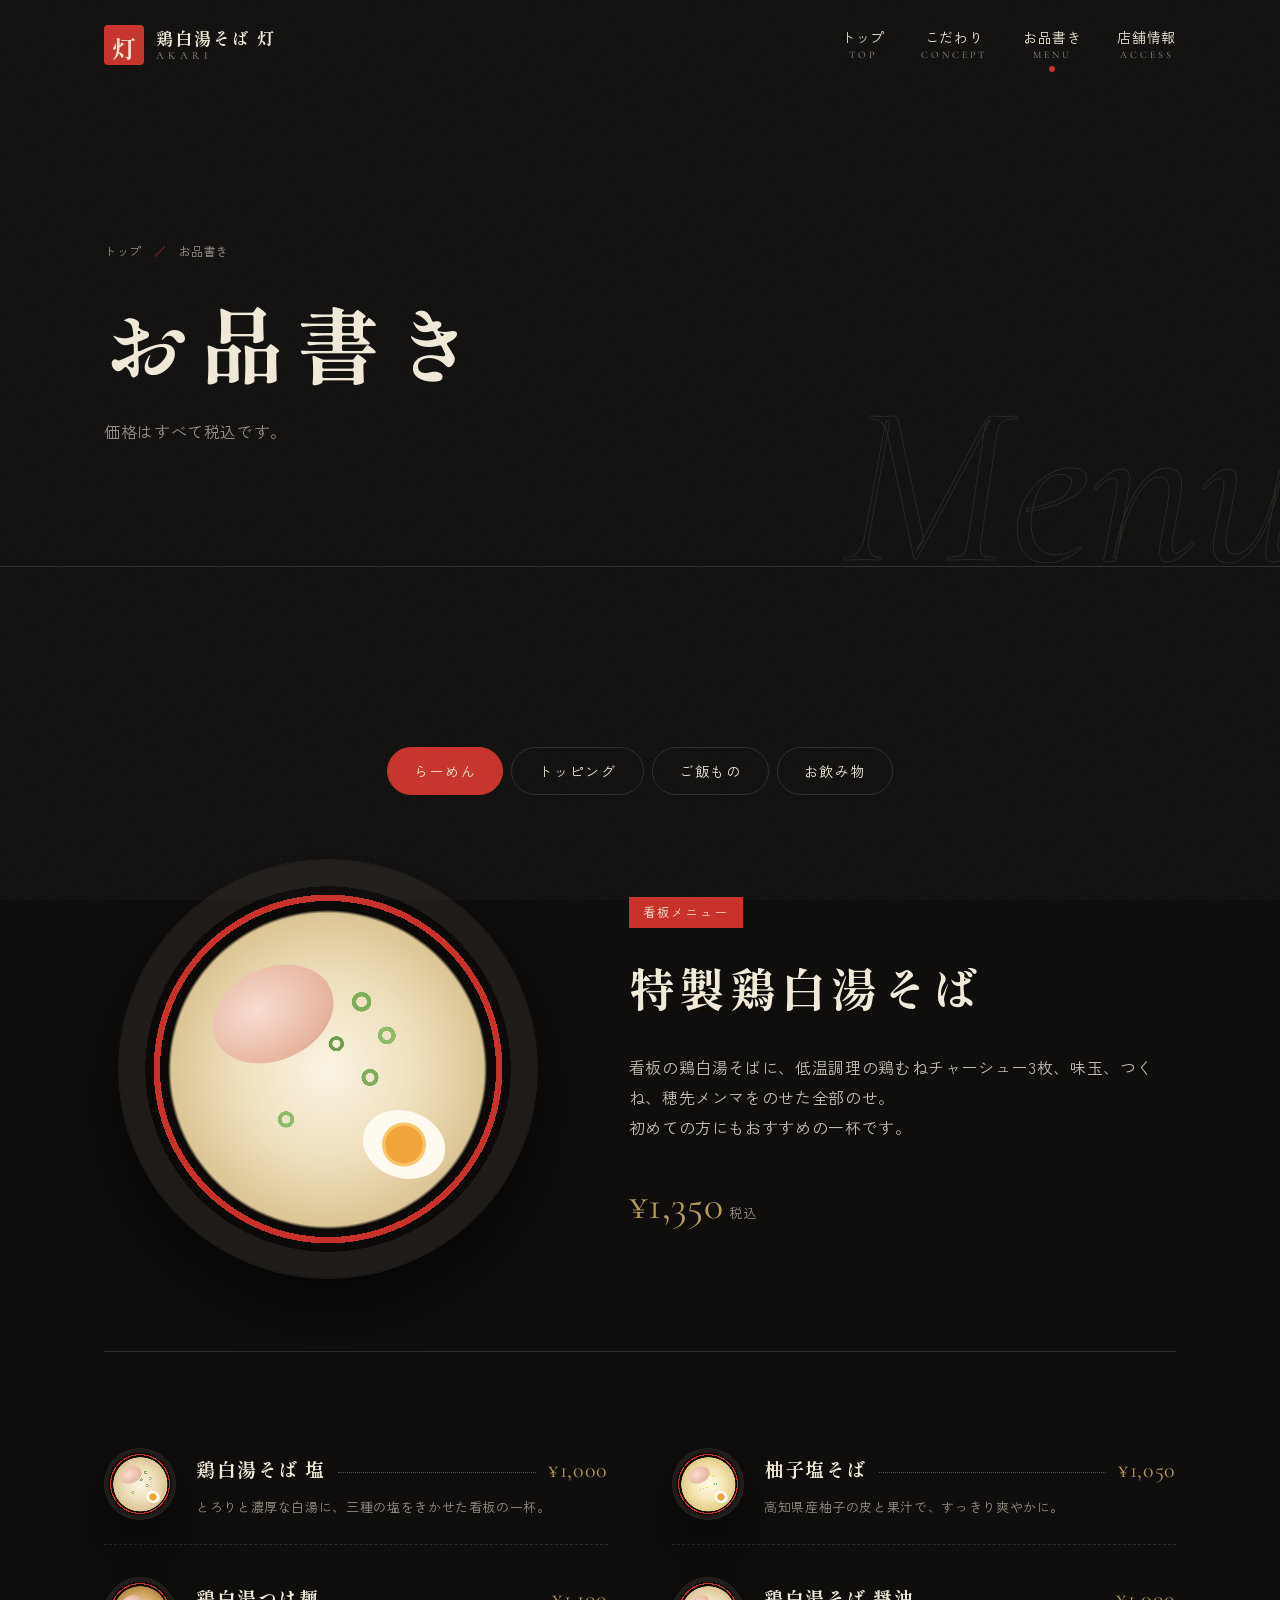
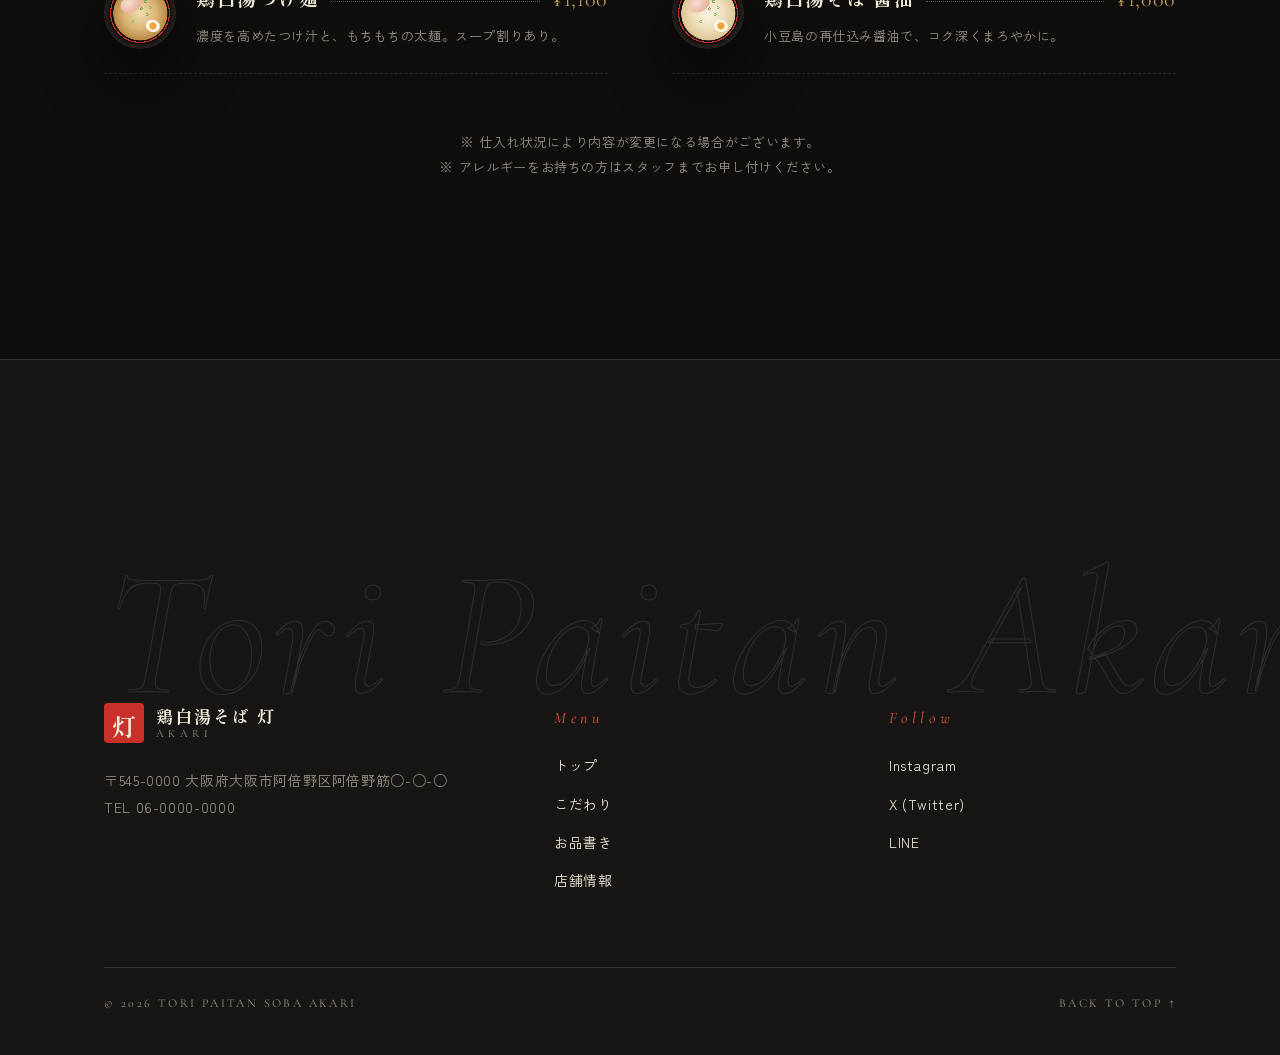
<file: menu.html>
<!DOCTYPE html>
<html lang="ja">
<head>
  <meta charset="UTF-8">
  <meta name="viewport" content="width=device-width, initial-scale=1">
  <title>お品書き ｜ 鶏白湯そば 灯 -AKARI-</title>
  <meta name="description" content="鶏白湯そば 灯のお品書き。鶏白湯そば 塩、特製鶏白湯そば、柚子塩そば、鶏白湯つけ麺、トッピング、ご飯もの。">
  <link rel="preconnect" href="https://fonts.googleapis.com">
  <link rel="preconnect" href="https://fonts.gstatic.com" crossorigin>
  <link href="https://fonts.googleapis.com/css2?family=Cormorant+Garamond:ital,wght@0,400;1,400&family=Shippori+Mincho+B1:wght@500;700;800&family=Zen+Kaku+Gothic+New:wght@400;500&display=swap" rel="stylesheet">
  <link rel="stylesheet" href="css/style.css">
</head>
<body>
  <div class="page-curtain" aria-hidden="true"></div>

  <header class="site-header">
    <div class="container site-header__inner">
      <a href="index.html" class="logo" aria-label="鶏白湯そば 灯 トップへ">
        <span class="logo__stamp">灯</span>
        <span class="logo__text">
          <span class="logo__ja">鶏白湯そば 灯</span>
          <span class="logo__en">AKARI</span>
        </span>
      </a>
      <button class="nav-toggle" aria-label="メニューを開く" aria-expanded="false" aria-controls="global-nav"><span></span><span></span></button>
      <nav class="nav" id="global-nav">
        <ul class="nav__list">
          <li><a class="nav__link" href="index.html">トップ<small>TOP</small></a></li>
          <li><a class="nav__link" href="about.html">こだわり<small>CONCEPT</small></a></li>
          <li><a class="nav__link" href="menu.html" aria-current="page">お品書き<small>MENU</small></a></li>
          <li><a class="nav__link" href="access.html">店舗情報<small>ACCESS</small></a></li>
        </ul>
      </nav>
    </div>
  </header>

  <main>
    <section class="page-hero">
      <div class="container">
        <ol class="breadcrumb" data-reveal><li><a href="index.html">トップ</a></li><li>お品書き</li></ol>
        <h1 class="page-hero__title" data-split>お品書き</h1>
        <p class="page-hero__sub" data-reveal style="--delay:.3s">価格はすべて税込です。</p>
      </div>
      <p class="page-hero__en" aria-hidden="true" data-parallax="-0.1">Menu</p>
    </section>

    <section class="section">
      <div class="container">
        <div class="menu-tabs" role="tablist" aria-label="メニューの種類" data-reveal>
          <button class="menu-tab" role="tab" aria-selected="true" aria-controls="panel-ramen" id="tab-ramen">らーめん</button>
          <button class="menu-tab" role="tab" aria-selected="false" aria-controls="panel-topping" id="tab-topping">トッピング</button>
          <button class="menu-tab" role="tab" aria-selected="false" aria-controls="panel-side" id="tab-side">ご飯もの</button>
          <button class="menu-tab" role="tab" aria-selected="false" aria-controls="panel-drink" id="tab-drink">お飲み物</button>
        </div>

        <!-- らーめん -->
        <div class="menu-panel" id="panel-ramen" role="tabpanel" aria-labelledby="tab-ramen">
          <div class="menu-feature">
            <div class="menu-feature__visual" data-reveal="zoom"><div class="bowl"><span class="bowl__negi"></span></div></div>
            <div data-reveal="right">
              <span class="menu-feature__label">看板メニュー</span>
              <h2 class="menu-feature__name">特製鶏白湯そば</h2>
              <p class="menu-feature__desc">看板の鶏白湯そばに、低温調理の鶏むねチャーシュー3枚、味玉、つくね、穂先メンマをのせた全部のせ。<br>初めての方にもおすすめの一杯です。</p>
              <p class="menu-feature__price">¥1,350<small>税込</small></p>
            </div>
          </div>
          <ul class="menu-list">
            <li class="menu-item" data-reveal>
              <div class="bowl"><span class="bowl__negi"></span></div>
              <div>
                <div class="menu-item__row"><span class="menu-item__name">鶏白湯そば 塩</span><span class="menu-item__dots"></span><span class="menu-item__price">¥1,000</span></div>
                <p class="menu-item__desc">とろりと濃厚な白湯に、三種の塩をきかせた看板の一杯。</p>
              </div>
            </li>
            <li class="menu-item" data-reveal style="--delay:.08s">
              <div class="bowl bowl--yuzu"><span class="bowl__negi"></span></div>
              <div>
                <div class="menu-item__row"><span class="menu-item__name">柚子塩そば</span><span class="menu-item__dots"></span><span class="menu-item__price">¥1,050</span></div>
                <p class="menu-item__desc">高知県産柚子の皮と果汁で、すっきり爽やかに。</p>
              </div>
            </li>
            <li class="menu-item" data-reveal>
              <div class="bowl bowl--tsukemen"><span class="bowl__negi"></span></div>
              <div>
                <div class="menu-item__row"><span class="menu-item__name">鶏白湯つけ麺</span><span class="menu-item__dots"></span><span class="menu-item__price">¥1,100</span></div>
                <p class="menu-item__desc">濃度を高めたつけ汁と、もちもちの太麺。スープ割りあり。</p>
              </div>
            </li>
            <li class="menu-item" data-reveal style="--delay:.08s">
              <div class="bowl"><span class="bowl__negi"></span></div>
              <div>
                <div class="menu-item__row"><span class="menu-item__name">鶏白湯そば 醤油</span><span class="menu-item__dots"></span><span class="menu-item__price">¥1,000</span></div>
                <p class="menu-item__desc">小豆島の再仕込み醤油で、コク深くまろやかに。</p>
              </div>
            </li>
          </ul>
        </div>

        <!-- トッピング -->
        <div class="menu-panel" id="panel-topping" role="tabpanel" aria-labelledby="tab-topping" hidden>
          <ul class="menu-list">
            <li class="menu-item menu-item--noimg"><div>
              <div class="menu-item__row"><span class="menu-item__name">味付け玉子</span><span class="menu-item__dots"></span><span class="menu-item__price">¥150</span></div>
              <p class="menu-item__desc">白だしに一晩漬けた半熟玉子。</p>
            </div></li>
            <li class="menu-item menu-item--noimg"><div>
              <div class="menu-item__row"><span class="menu-item__name">鶏チャーシュー増し</span><span class="menu-item__dots"></span><span class="menu-item__price">¥300</span></div>
              <p class="menu-item__desc">しっとり低温調理の鶏むね肉を2枚追加。</p>
            </div></li>
            <li class="menu-item menu-item--noimg"><div>
              <div class="menu-item__row"><span class="menu-item__name">鶏つくね</span><span class="menu-item__dots"></span><span class="menu-item__price">¥200</span></div>
              <p class="menu-item__desc">軟骨入りで食感のよい自家製つくね。</p>
            </div></li>
            <li class="menu-item menu-item--noimg"><div>
              <div class="menu-item__row"><span class="menu-item__name">穂先メンマ</span><span class="menu-item__dots"></span><span class="menu-item__price">¥150</span></div>
              <p class="menu-item__desc">やわらかな穂先だけを使用。</p>
            </div></li>
            <li class="menu-item menu-item--noimg"><div>
              <div class="menu-item__row"><span class="menu-item__name">九条ねぎ増し</span><span class="menu-item__dots"></span><span class="menu-item__price">¥100</span></div>
              <p class="menu-item__desc">京都産の九条ねぎをたっぷりと。</p>
            </div></li>
            <li class="menu-item menu-item--noimg"><div>
              <div class="menu-item__row"><span class="menu-item__name">替え玉</span><span class="menu-item__dots"></span><span class="menu-item__price">¥150</span></div>
              <p class="menu-item__desc">スープが残っていたら、もう一玉。</p>
            </div></li>
          </ul>
        </div>

        <!-- ご飯もの -->
        <div class="menu-panel" id="panel-side" role="tabpanel" aria-labelledby="tab-side" hidden>
          <ul class="menu-list">
            <li class="menu-item">
              <div class="bowl bowl--rice"></div>
              <div>
                <div class="menu-item__row"><span class="menu-item__name">鶏そぼろご飯</span><span class="menu-item__dots"></span><span class="menu-item__price">¥350</span></div>
                <p class="menu-item__desc">甘辛く炊いた鶏そぼろと温玉をのせて。</p>
              </div>
            </li>
            <li class="menu-item">
              <div class="bowl bowl--rice"></div>
              <div>
                <div class="menu-item__row"><span class="menu-item__name">炙りチャーシュー丼</span><span class="menu-item__dots"></span><span class="menu-item__price">¥450</span></div>
                <p class="menu-item__desc">香ばしく炙った鶏チャーシューと特製ダレ。</p>
              </div>
            </li>
            <li class="menu-item menu-item--noimg"><div>
              <div class="menu-item__row"><span class="menu-item__name">〆の雑炊セット</span><span class="menu-item__dots"></span><span class="menu-item__price">¥200</span></div>
              <p class="menu-item__desc">残ったスープにご飯と溶き卵を。つけ麺のスープ割り後もおすすめ。</p>
            </div></li>
            <li class="menu-item menu-item--noimg"><div>
              <div class="menu-item__row"><span class="menu-item__name">白ご飯</span><span class="menu-item__dots"></span><span class="menu-item__price">¥150</span></div>
              <p class="menu-item__desc">大阪府産のお米を使用しています。</p>
            </div></li>
          </ul>
        </div>

        <!-- お飲み物 -->
        <div class="menu-panel" id="panel-drink" role="tabpanel" aria-labelledby="tab-drink" hidden>
          <ul class="menu-list">
            <li class="menu-item menu-item--noimg"><div>
              <div class="menu-item__row"><span class="menu-item__name">生ビール（中）</span><span class="menu-item__dots"></span><span class="menu-item__price">¥550</span></div>
            </div></li>
            <li class="menu-item menu-item--noimg"><div>
              <div class="menu-item__row"><span class="menu-item__name">瓶ビール</span><span class="menu-item__dots"></span><span class="menu-item__price">¥600</span></div>
            </div></li>
            <li class="menu-item menu-item--noimg"><div>
              <div class="menu-item__row"><span class="menu-item__name">柚子サワー</span><span class="menu-item__dots"></span><span class="menu-item__price">¥500</span></div>
            </div></li>
            <li class="menu-item menu-item--noimg"><div>
              <div class="menu-item__row"><span class="menu-item__name">烏龍茶</span><span class="menu-item__dots"></span><span class="menu-item__price">¥250</span></div>
            </div></li>
          </ul>
        </div>

        <p class="menu-note" data-reveal>※ 仕入れ状況により内容が変更になる場合がございます。<br>※ アレルギーをお持ちの方はスタッフまでお申し付けください。</p>
      </div>
    </section>
  </main>

  <footer class="site-footer">
    <div class="container">
      <p class="site-footer__big" aria-hidden="true" data-parallax="0.05">Tori Paitan Akari</p>
      <div class="site-footer__grid">
        <div>
          <a href="index.html" class="logo">
            <span class="logo__stamp">灯</span>
            <span class="logo__text"><span class="logo__ja">鶏白湯そば 灯</span><span class="logo__en">AKARI</span></span>
          </a>
          <p class="site-footer__info">〒545-0000 大阪府大阪市阿倍野区阿倍野筋○-○-○<br>TEL 06-0000-0000</p>
        </div>
        <div>
          <h4>Menu</h4>
          <ul class="site-footer__links">
            <li><a href="index.html">トップ</a></li>
            <li><a href="about.html">こだわり</a></li>
            <li><a href="menu.html">お品書き</a></li>
            <li><a href="access.html">店舗情報</a></li>
          </ul>
        </div>
        <div>
          <h4>Follow</h4>
          <ul class="site-footer__links">
            <li><a href="#">Instagram</a></li>
            <li><a href="#">X (Twitter)</a></li>
            <li><a href="#">LINE</a></li>
          </ul>
        </div>
      </div>
      <div class="site-footer__copy">
        <span>© 2026 TORI PAITAN SOBA AKARI</span>
        <span class="to-top" role="button" tabindex="0">BACK TO TOP ↑</span>
      </div>
    </div>
  </footer>

  <script src="js/main.js"></script>
</body>
</html>
</file>
<file: css/style.css>
/* =========================================================
   鶏白湯そば 灯 -AKARI-  共通スタイル
   ========================================================= */

:root {
  --ink: #0f0e0d;
  --ink-2: #181614;
  --ink-3: #24211e;
  --shu: #c8322a;
  --shu-light: #e2553f;
  --cream: #f2ead9;
  --paper: #e6dcc6;
  --muted: #9a9184;
  --gold: #b89a5e;
  --line: rgba(242, 234, 217, 0.14);

  --mincho: "Shippori Mincho B1", "Hiragino Mincho ProN", "Yu Mincho", serif;
  --gothic: "Zen Kaku Gothic New", "Hiragino Sans", "Yu Gothic", sans-serif;
  --en: "Cormorant Garamond", serif;

  --ease: cubic-bezier(0.22, 1, 0.36, 1);
  --gutter: clamp(16px, 5vw, 64px);
  --max: 1200px;
}

*, *::before, *::after { box-sizing: border-box; }

html { scroll-behavior: smooth; }

body {
  margin: 0;
  background: var(--ink);
  color: var(--cream);
  font-family: var(--gothic);
  font-size: 16px;
  line-height: 1.9;
  letter-spacing: 0.04em;
  overflow-x: hidden;
  -webkit-font-smoothing: antialiased;
}

/* 和紙のような粒子ノイズ */
body::before {
  content: "";
  position: fixed;
  inset: 0;
  pointer-events: none;
  z-index: 100;
  opacity: 0.06;
  background-image: url("data:image/svg+xml,%3Csvg xmlns='http://www.w3.org/2000/svg' width='160' height='160'%3E%3Cfilter id='n'%3E%3CfeTurbulence type='fractalNoise' baseFrequency='.9' numOctaves='2' stitchTiles='stitch'/%3E%3C/filter%3E%3Crect width='100%25' height='100%25' filter='url(%23n)'/%3E%3C/svg%3E");
}

img, svg { display: block; max-width: 100%; }
a { color: inherit; text-decoration: none; }
ul, ol { list-style: none; margin: 0; padding: 0; }
h1, h2, h3, h4, p { margin: 0; }

::selection { background: var(--shu); color: var(--cream); }

.container {
  width: 100%;
  max-width: var(--max);
  margin: 0 auto;
  padding: 0 var(--gutter);
}

/* ---------- ページ遷移 ---------- */
body { animation: page-in 0.9s var(--ease) both; }
body.is-leaving main,
body.is-leaving .site-footer { opacity: 0; transform: translateY(-16px); transition: 0.45s var(--ease); }

@keyframes page-in {
  from { opacity: 0; }
  to { opacity: 1; }
}

.page-curtain {
  position: fixed;
  inset: 0;
  z-index: 90;
  background: var(--shu);
  transform: scaleY(0);
  transform-origin: bottom;
  pointer-events: none;
}
body.is-leaving .page-curtain {
  transform: scaleY(1);
  transition: transform 0.5s var(--ease);
}

/* ---------- ローダー ---------- */
.loader {
  position: fixed;
  inset: 0;
  z-index: 200;
  display: grid;
  place-items: center;
  background: var(--ink);
  transition: transform 1s var(--ease) 0.1s;
}
.loader.is-done { transform: translateY(-100%); }
.loader__inner { text-align: center; }
.loader__stamp {
  width: 96px;
  height: 96px;
  margin: 0 auto 24px;
  display: grid;
  place-items: center;
  background: var(--shu);
  color: var(--cream);
  font-family: var(--mincho);
  font-size: 56px;
  font-weight: 700;
  border-radius: 8px;
  animation: stamp 0.8s var(--ease) 0.2s both;
}
.loader__text {
  font-family: var(--en);
  font-size: 14px;
  letter-spacing: 0.5em;
  color: var(--muted);
  animation: fade-up 0.8s var(--ease) 0.7s both;
}
@keyframes stamp {
  0% { transform: scale(2.4) rotate(-12deg); opacity: 0; }
  60% { transform: scale(0.92) rotate(2deg); opacity: 1; }
  100% { transform: scale(1) rotate(0); }
}
@keyframes fade-up {
  from { opacity: 0; transform: translateY(16px); }
  to { opacity: 1; transform: none; }
}

/* ---------- ヘッダー ---------- */
.site-header {
  position: fixed;
  top: 0;
  left: 0;
  right: 0;
  z-index: 50;
  transition: background 0.4s, padding 0.4s var(--ease), backdrop-filter 0.4s;
  padding: 24px 0;
}
.site-header.is-scrolled {
  padding: 12px 0;
  background: rgba(15, 14, 13, 0.82);
  backdrop-filter: blur(12px);
  border-bottom: 1px solid var(--line);
}
.site-header__inner {
  display: flex;
  align-items: center;
  justify-content: space-between;
  gap: 24px;
}
.logo { display: flex; align-items: center; gap: 12px; }
.logo__stamp {
  width: 40px;
  height: 40px;
  display: grid;
  place-items: center;
  background: var(--shu);
  color: var(--cream);
  font-family: var(--mincho);
  font-weight: 700;
  font-size: 24px;
  border-radius: 4px;
  transition: transform 0.6s var(--ease);
}
.logo:hover .logo__stamp { transform: rotate(-8deg) scale(1.06); }
.logo__text { display: flex; flex-direction: column; line-height: 1.3; }
.logo__ja { font-family: var(--mincho); font-weight: 700; font-size: 17px; letter-spacing: 0.12em; }
.logo__en { font-family: var(--en); font-size: 11px; letter-spacing: 0.4em; color: var(--muted); }

.nav__list { display: flex; gap: 36px; }
.nav__link {
  position: relative;
  display: flex;
  flex-direction: column;
  align-items: center;
  font-size: 14px;
  line-height: 1.4;
  padding: 4px 0;
}
.nav__link small {
  font-family: var(--en);
  font-size: 10px;
  letter-spacing: 0.3em;
  color: var(--muted);
}
.nav__link::after {
  content: "";
  position: absolute;
  left: 50%;
  bottom: -6px;
  width: 6px;
  height: 6px;
  border-radius: 50%;
  background: var(--shu);
  transform: translateX(-50%) scale(0);
  transition: transform 0.4s var(--ease);
}
.nav__link:hover::after,
.nav__link[aria-current="page"]::after { transform: translateX(-50%) scale(1); }

.nav-toggle {
  display: none;
  position: relative;
  z-index: 60;
  width: 48px;
  height: 48px;
  border: 1px solid var(--line);
  border-radius: 50%;
  background: transparent;
  cursor: pointer;
}
.nav-toggle span {
  position: absolute;
  left: 14px;
  right: 14px;
  height: 1px;
  background: var(--cream);
  transition: transform 0.4s var(--ease), top 0.4s var(--ease);
}
.nav-toggle span:nth-child(1) { top: 20px; }
.nav-toggle span:nth-child(2) { top: 27px; }
.nav-open .nav-toggle span:nth-child(1) { top: 23px; transform: rotate(30deg); }
.nav-open .nav-toggle span:nth-child(2) { top: 23px; transform: rotate(-30deg); }

@media (max-width: 860px) {
  .nav-toggle { display: block; }
  .nav {
    position: fixed;
    inset: 0;
    z-index: 55;
    display: grid;
    place-items: center;
    background: var(--ink);
    clip-path: circle(0 at calc(100% - 40px) 40px);
    transition: clip-path 0.8s var(--ease);
  }
  .nav-open .nav { clip-path: circle(150% at calc(100% - 40px) 40px); }
  .nav__list { flex-direction: column; gap: 28px; text-align: center; }
  .nav__link { font-family: var(--mincho); font-size: 26px; }
  .nav__link small { font-size: 12px; }
  .nav__list li {
    opacity: 0;
    transform: translateY(24px);
    transition: 0.6s var(--ease);
  }
  .nav-open .nav__list li { opacity: 1; transform: none; }
  .nav-open .nav__list li:nth-child(1) { transition-delay: 0.25s; }
  .nav-open .nav__list li:nth-child(2) { transition-delay: 0.32s; }
  .nav-open .nav__list li:nth-child(3) { transition-delay: 0.39s; }
  .nav-open .nav__list li:nth-child(4) { transition-delay: 0.46s; }
  .nav-open { overflow: hidden; }
}

/* ---------- 共通パーツ ---------- */
.section { position: relative; padding: clamp(96px, 14vw, 180px) 0; }

.section-head { margin-bottom: clamp(48px, 7vw, 80px); }
.section-head__en {
  display: flex;
  align-items: center;
  gap: 14px;
  font-family: var(--en);
  font-style: italic;
  font-size: 15px;
  letter-spacing: 0.3em;
  color: var(--shu-light);
  margin-bottom: 12px;
}
.section-head__en::before {
  content: "";
  width: 40px;
  height: 1px;
  background: currentColor;
}
.section-head__title {
  font-family: var(--mincho);
  font-weight: 700;
  font-size: clamp(30px, 4.6vw, 52px);
  line-height: 1.4;
  letter-spacing: 0.08em;
}
.section-head--center { text-align: center; }
.section-head--center .section-head__en { justify-content: center; }

.btn {
  position: relative;
  display: inline-flex;
  align-items: center;
  gap: 16px;
  padding: 16px 36px;
  border: 1px solid var(--cream);
  border-radius: 999px;
  font-size: 14px;
  letter-spacing: 0.16em;
  overflow: hidden;
  isolation: isolate;
  white-space: nowrap;
  transition: color 0.5s var(--ease), border-color 0.5s;
}
.btn::before {
  content: "";
  position: absolute;
  inset: 0;
  z-index: -1;
  background: var(--shu);
  transform: translateY(101%);
  border-radius: inherit;
  transition: transform 0.5s var(--ease);
}
.btn:hover { border-color: var(--shu); }
.btn:hover::before { transform: none; }
.btn__arrow { transition: transform 0.5s var(--ease); }
.btn:hover .btn__arrow { transform: translateX(6px); }
.btn--solid { background: var(--shu); border-color: var(--shu); }
.btn--solid::before { background: var(--cream); }
.btn--solid:hover { color: var(--ink); border-color: var(--cream); }

/* ---------- スクロール出現 ---------- */
[data-reveal] {
  opacity: 0;
  transform: translateY(40px);
  transition: opacity 1.1s var(--ease), transform 1.1s var(--ease);
  transition-delay: var(--delay, 0s);
}
[data-reveal="left"] { transform: translateX(-48px); }
[data-reveal="right"] { transform: translateX(48px); }
[data-reveal="zoom"] { transform: scale(0.92); }
[data-reveal].is-visible { opacity: 1; transform: none; }

/* 画像を朱色の幕で覗かせる */
[data-reveal="mask"] { opacity: 1; transform: none; position: relative; overflow: hidden; }
[data-reveal="mask"]::after {
  content: "";
  position: absolute;
  inset: 0;
  background: var(--shu);
  transform-origin: right;
  transition: transform 1.1s var(--ease) calc(var(--delay, 0s) + 0.15s);
}
[data-reveal="mask"].is-visible::after { transform: scaleX(0); }

/* 1文字ずつ出現 */
.split-char {
  display: inline-block;
  opacity: 0;
  transform: translateY(0.6em) rotate(8deg);
  filter: blur(6px);
  transition: opacity 0.9s var(--ease), transform 0.9s var(--ease), filter 0.9s var(--ease);
  transition-delay: calc(var(--i) * 0.06s + var(--delay, 0s));
}
.is-visible .split-char,
.is-ready .hero .split-char { opacity: 1; transform: none; filter: none; }

/* ---------- 器（CSSで描くラーメン） ---------- */
.bowl {
  --soup: radial-gradient(circle closest-side, #fbf4e4 0%, #efe0bd 55%, #dcc595 98%, transparent 100%);
  position: relative;
  width: 100%;
  aspect-ratio: 1;
  border-radius: 50%;
  background:
    var(--soup) center / 76% 76% no-repeat,
    radial-gradient(circle closest-side, transparent 0 75%, #0b0a09 75% 80%, var(--shu) 80% 83%, #0b0a09 83% 87%, #1e1b18 87% 99%, transparent 100%);
  box-shadow: 0 30px 60px rgba(0, 0, 0, 0.55), inset 0 0 0 1px rgba(255, 255, 255, 0.05);
}
/* チャーシュー */
.bowl::before {
  content: "";
  position: absolute;
  width: 30%;
  height: 22%;
  top: 26%;
  left: 22%;
  border-radius: 50%;
  background: radial-gradient(ellipse at 40% 40%, #f8ddd0, #e7b49f 70%, #c98c74);
  box-shadow: 34% 18% 0 -2px #efc4b1;
  transform: rotate(-24deg);
}
/* 味玉 */
.bowl::after {
  content: "";
  position: absolute;
  width: 20%;
  height: 16%;
  bottom: 24%;
  right: 22%;
  border-radius: 50%;
  background: radial-gradient(circle at 50% 50%, #f1a43a 0 34%, #f7c56b 36% 40%, #fffaf0 42%);
  transform: rotate(18deg);
}
.bowl__negi {
  position: absolute;
  inset: 0;
  border-radius: 50%;
  background:
    radial-gradient(circle at 58% 34%, transparent 0 1.4%, #7fae5b 1.5% 2.6%, transparent 2.7%),
    radial-gradient(circle at 64% 42%, transparent 0 1.2%, #8dbb67 1.3% 2.4%, transparent 2.5%),
    radial-gradient(circle at 52% 44%, transparent 0 1.2%, #6f9f4e 1.3% 2.3%, transparent 2.4%),
    radial-gradient(circle at 60% 52%, transparent 0 1.3%, #7fae5b 1.4% 2.5%, transparent 2.6%),
    radial-gradient(circle at 40% 62%, transparent 0 1.1%, #8dbb67 1.2% 2.2%, transparent 2.3%);
}
.bowl--tsukemen {
  --soup: radial-gradient(circle closest-side, #f0dcb0 0%, #d9b374 60%, #b98a45 98%, transparent 100%);
}
.bowl--yuzu {
  --soup: radial-gradient(circle closest-side, #fffbea 0%, #f5e7b8 55%, #e3cd86 98%, transparent 100%);
}
.bowl--yuzu .bowl__negi {
  background:
    linear-gradient(30deg, transparent 47%, #f2c230 47% 53%, transparent 53%) 56% 36% / 14% 6% no-repeat,
    linear-gradient(-20deg, transparent 47%, #f2c230 47% 53%, transparent 53%) 44% 56% / 12% 6% no-repeat,
    radial-gradient(circle at 60% 50%, transparent 0 1.3%, #7fae5b 1.4% 2.5%, transparent 2.6%);
}
.bowl--rice {
  --soup: radial-gradient(circle closest-side, #fffdf7 0%, #f4efe2 60%, #e2d8c2 98%, transparent 100%);
}
.bowl--rice::after { display: none; }
.bowl--rice::before {
  width: 40%;
  height: 26%;
  top: 37%;
  left: 30%;
  background: radial-gradient(ellipse, #e8c79a, #c99a5c);
  box-shadow: none;
  transform: rotate(-10deg);
}

/* ---------- 湯気 ---------- */
.steam {
  position: absolute;
  left: 50%;
  bottom: 55%;
  width: 60%;
  transform: translateX(-50%);
  pointer-events: none;
}
.steam path {
  fill: none;
  stroke: rgba(242, 234, 217, 0.5);
  stroke-width: 6;
  stroke-linecap: round;
  filter: blur(5px);
  opacity: 0;
  animation: steam 4.5s ease-in-out infinite;
}
.steam path:nth-child(2) { animation-delay: 1.4s; }
.steam path:nth-child(3) { animation-delay: 2.8s; }
@keyframes steam {
  0% { opacity: 0; transform: translateY(40px) scaleY(0.6); }
  30% { opacity: 0.9; }
  100% { opacity: 0; transform: translateY(-90px) scaleY(1.3); }
}

/* =========================================================
   TOP: ヒーロー
   ========================================================= */
.hero {
  position: relative;
  min-height: 100svh;
  display: grid;
  align-items: center;
  padding: 140px 0 100px;
  overflow: hidden;
  background:
    radial-gradient(circle at 70% 50%, rgba(200, 50, 42, 0.18), transparent 50%),
    var(--ink);
}
.hero__bg-kanji {
  position: absolute;
  right: -4vw;
  top: 50%;
  transform: translateY(-50%);
  font-family: var(--mincho);
  font-weight: 800;
  font-size: min(70vw, 820px);
  line-height: 1;
  color: transparent;
  -webkit-text-stroke: 1px rgba(242, 234, 217, 0.07);
  pointer-events: none;
  user-select: none;
}
.hero__inner {
  position: relative;
  display: grid;
  grid-template-columns: 1fr 1.1fr;
  align-items: center;
  gap: 40px;
}
.hero__copy { display: flex; gap: 40px; align-items: flex-start; }
.hero__title {
  writing-mode: vertical-rl;
  font-family: var(--mincho);
  font-weight: 700;
  font-size: clamp(36px, 5.4vw, 72px);
  line-height: 1.5;
  letter-spacing: 0.18em;
  white-space: nowrap;
}
.hero__title .accent { color: var(--shu-light); }
.hero__lead { padding-top: 40px; max-width: 320px; }
.hero__lead-en {
  font-family: var(--en);
  font-style: italic;
  font-size: 18px;
  letter-spacing: 0.2em;
  color: var(--gold);
  margin-bottom: 20px;
}
.hero__lead p { color: rgba(242, 234, 217, 0.78); font-size: 15px; }
.hero__lead .btn { margin-top: 36px; }

.hero__lead > * {
  opacity: 0;
  transform: translateY(24px);
  transition: 1s var(--ease);
}
.is-ready .hero__lead > * { opacity: 1; transform: none; }
.is-ready .hero__lead > *:nth-child(1) { transition-delay: 0.9s; }
.is-ready .hero__lead > *:nth-child(2) { transition-delay: 1.05s; }
.is-ready .hero__lead > *:nth-child(3) { transition-delay: 1.2s; }

.hero__visual {
  position: relative;
  width: min(100%, 560px);
  justify-self: center;
  opacity: 0;
  transform: scale(0.85) rotate(-20deg);
  transition: 1.6s var(--ease) 0.3s;
}
.is-ready .hero__visual { opacity: 1; transform: none; }
.hero__bowl { animation: spin 80s linear infinite; }
.hero__ring {
  position: absolute;
  inset: -7%;
  animation: spin 40s linear infinite reverse;
}
.hero__ring text {
  font-family: var(--en);
  font-size: 13px;
  letter-spacing: 6px;
  fill: var(--gold);
}
@keyframes spin { to { transform: rotate(360deg); } }

.hero__badge {
  position: absolute;
  right: 2%;
  bottom: 6%;
  width: 112px;
  height: 112px;
  display: grid;
  place-items: center;
  text-align: center;
  border-radius: 50%;
  background: var(--shu);
  font-family: var(--mincho);
  font-weight: 700;
  font-size: 15px;
  line-height: 1.4;
  box-shadow: 0 10px 30px rgba(0, 0, 0, 0.4);
  animation: float 5s ease-in-out infinite;
}
.hero__badge small { display: block; font-family: var(--en); font-size: 11px; letter-spacing: 0.2em; }
@keyframes float {
  0%, 100% { transform: translateY(0) rotate(-6deg); }
  50% { transform: translateY(-12px) rotate(4deg); }
}

.scroll-cue {
  position: absolute;
  left: var(--gutter);
  bottom: 32px;
  display: flex;
  align-items: center;
  gap: 12px;
  font-family: var(--en);
  font-size: 11px;
  letter-spacing: 0.4em;
  color: var(--muted);
}
.scroll-cue__line {
  position: relative;
  width: 1px;
  height: 64px;
  background: var(--line);
  overflow: hidden;
}
.scroll-cue__line::after {
  content: "";
  position: absolute;
  left: 0;
  top: -40%;
  width: 100%;
  height: 40%;
  background: var(--shu-light);
  animation: scroll-line 2s var(--ease) infinite;
}
@keyframes scroll-line { to { top: 100%; } }

@media (max-width: 860px) {
  .hero { padding-top: 120px; }
  .hero__inner { grid-template-columns: minmax(0, 1fr); }
  .hero__lead { flex: 1; min-width: 0; }
  .hero__visual { order: -1; width: min(86%, 420px); }
  .hero__copy { gap: 24px; }
  .hero__lead { padding-top: 0; }
  .hero__badge { width: 88px; height: 88px; font-size: 12px; }
  .scroll-cue { display: none; }
}

/* ---------- 流れる帯 ---------- */
.marquee {
  overflow: hidden;
  background: var(--shu);
  padding: 18px 0;
  transform: rotate(-2deg) scale(1.04);
  margin: -20px 0;
  position: relative;
  z-index: 2;
}
.marquee__track {
  display: flex;
  width: max-content;
  animation: marquee 30s linear infinite;
}
.marquee__item {
  display: flex;
  align-items: center;
  gap: 40px;
  padding-right: 40px;
  font-family: var(--en);
  font-size: clamp(22px, 3vw, 34px);
  font-style: italic;
  letter-spacing: 0.1em;
  white-space: nowrap;
}
.marquee__item span:nth-child(even) { font-family: var(--mincho); font-style: normal; font-weight: 700; }
.marquee__item i { width: 10px; height: 10px; border-radius: 50%; background: var(--cream); }
@keyframes marquee { to { transform: translateX(-50%); } }

/* ---------- TOP: コンセプト ---------- */
.concept__grid {
  display: grid;
  grid-template-columns: 1fr 1fr;
  gap: clamp(40px, 8vw, 120px);
  align-items: center;
}
.concept__visual { position: relative; }
.concept__photo {
  aspect-ratio: 4 / 5;
  border-radius: 4px;
  background:
    radial-gradient(circle at 50% 120%, rgba(200, 50, 42, 0.35), transparent 60%),
    linear-gradient(160deg, #2a2521, #12100e);
  display: grid;
  place-items: center;
  overflow: hidden;
}
.concept__photo .bowl { width: 78%; }
.concept__tag {
  position: absolute;
  top: -24px;
  right: -16px;
  writing-mode: vertical-rl;
  font-family: var(--mincho);
  font-size: 15px;
  letter-spacing: 0.4em;
  padding: 24px 12px;
  background: var(--cream);
  color: var(--ink);
}
.concept__text p { color: rgba(242, 234, 217, 0.8); }
.concept__text p + p { margin-top: 1.4em; }
.concept__text .btn { margin-top: 48px; }

@media (max-width: 860px) {
  .concept__grid { grid-template-columns: 1fr; }
  .concept__tag { right: 8px; }
}

/* ---------- TOP: おすすめメニュー ---------- */
.pickup { background: var(--ink-2); }
.pickup__list {
  display: grid;
  grid-template-columns: repeat(3, 1fr);
  gap: 32px;
}
.dish-card {
  position: relative;
  padding: 40px 32px 36px;
  border: 1px solid var(--line);
  border-radius: 6px;
  background: linear-gradient(180deg, rgba(255, 255, 255, 0.02), transparent);
  transform-style: preserve-3d;
  /* 出現アニメーション（[data-reveal]）の fade と時間差を保ったまま border-color を足す */
  transition:
    opacity 1.1s var(--ease) var(--delay, 0s),
    transform 1.1s var(--ease) var(--delay, 0s),
    border-color 0.5s;
  will-change: transform;
}
/* 出現し終わったら、チルト用に遅延なしの素早い transform へ切り替える */
.dish-card.is-revealed { transition: transform 0.5s var(--ease), border-color 0.5s; }
.dish-card:hover { border-color: rgba(200, 50, 42, 0.6); }
.dish-card__no {
  position: absolute;
  top: 20px;
  left: 24px;
  font-family: var(--en);
  font-style: italic;
  font-size: 14px;
  color: var(--shu-light);
}
.dish-card__visual {
  width: 72%;
  margin: 0 auto 28px;
  transition: transform 1s var(--ease);
}
.dish-card:hover .dish-card__visual { transform: rotate(40deg) scale(1.05); }
.dish-card__name { font-family: var(--mincho); font-size: 22px; font-weight: 700; letter-spacing: 0.1em; }
.dish-card__desc { margin-top: 10px; font-size: 14px; color: var(--muted); line-height: 1.8; }
.dish-card__price {
  margin-top: 20px;
  font-family: var(--en);
  font-size: 26px;
  color: var(--gold);
}
.dish-card__price small { font-family: var(--gothic); font-size: 12px; margin-left: 4px; color: var(--muted); }
.pickup__more { margin-top: 64px; text-align: center; }

@media (max-width: 960px) {
  .pickup__list { grid-template-columns: 1fr; max-width: 440px; margin: 0 auto; }
}

/* ---------- TOP: お知らせ ---------- */
.news__list { border-top: 1px solid var(--line); }
.news__item { border-bottom: 1px solid var(--line); }
.news__link {
  position: relative;
  display: grid;
  grid-template-columns: 120px 100px 1fr auto;
  gap: 24px;
  align-items: center;
  padding: 28px 8px;
  transition: padding 0.5s var(--ease), color 0.4s;
}
.news__link:hover { padding-left: 24px; color: var(--shu-light); }
.news__date { font-family: var(--en); font-size: 17px; color: var(--muted); }
.news__cat {
  font-size: 11px;
  text-align: center;
  border: 1px solid currentColor;
  border-radius: 999px;
  padding: 2px 10px;
  color: var(--gold);
}
.news__arrow { transition: transform 0.5s var(--ease); }
.news__link:hover .news__arrow { transform: translateX(6px); }

@media (max-width: 640px) {
  .news__link { grid-template-columns: auto auto; gap: 8px 16px; }
  .news__title { grid-column: 1 / -1; }
  .news__arrow { display: none; }
}

/* ---------- TOP: 店舗情報ストリップ ---------- */
.info-strip {
  position: relative;
  overflow: hidden;
  background:
    linear-gradient(rgba(15, 14, 13, 0.75), rgba(15, 14, 13, 0.92)),
    repeating-linear-gradient(90deg, #1d1a17 0 2px, #141210 2px 22px);
}
.info-strip__grid {
  display: grid;
  grid-template-columns: repeat(3, 1fr);
  border: 1px solid var(--line);
}
.info-strip__cell {
  padding: 48px 36px;
  text-align: center;
}
.info-strip__cell + .info-strip__cell { border-left: 1px solid var(--line); }
.info-strip__label {
  font-family: var(--en);
  font-style: italic;
  letter-spacing: 0.3em;
  color: var(--shu-light);
  font-size: 14px;
}
.info-strip__value { margin-top: 12px; font-family: var(--mincho); font-size: 19px; line-height: 1.8; }
.info-strip__cta { margin-top: 56px; text-align: center; }

@media (max-width: 860px) {
  .info-strip__grid { grid-template-columns: 1fr; }
  .info-strip__cell + .info-strip__cell { border-left: 0; border-top: 1px solid var(--line); }
}

/* =========================================================
   下層ページ
   ========================================================= */
.page-hero {
  position: relative;
  padding: clamp(160px, 22vw, 240px) 0 clamp(72px, 10vw, 120px);
  overflow: hidden;
  border-bottom: 1px solid var(--line);
}
.page-hero__en {
  position: absolute;
  right: -2vw;
  bottom: -0.25em;
  font-family: var(--en);
  font-style: italic;
  font-size: clamp(90px, 18vw, 260px);
  line-height: 1;
  color: transparent;
  -webkit-text-stroke: 1px rgba(242, 234, 217, 0.1);
  white-space: nowrap;
  pointer-events: none;
}
.page-hero__title {
  font-family: var(--mincho);
  font-weight: 700;
  font-size: clamp(40px, 7vw, 84px);
  letter-spacing: 0.14em;
  line-height: 1.3;
}
.page-hero__sub { margin-top: 20px; color: var(--muted); }
.breadcrumb {
  display: flex;
  gap: 12px;
  font-size: 12px;
  color: var(--muted);
  margin-bottom: 24px;
}
.breadcrumb li + li::before { content: "／"; margin-right: 12px; color: var(--shu); }
.breadcrumb a:hover { color: var(--cream); }

/* ---------- こだわり ---------- */
.kodawari { display: grid; gap: clamp(96px, 14vw, 180px); }
.kodawari__item {
  display: grid;
  grid-template-columns: 1fr 1fr;
  gap: clamp(40px, 7vw, 100px);
  align-items: center;
}
.kodawari__item:nth-child(even) .kodawari__visual { order: 2; }
.kodawari__visual {
  position: relative;
  aspect-ratio: 5 / 4;
  border-radius: 4px;
  display: grid;
  place-items: center;
  overflow: hidden;
  background: linear-gradient(160deg, #2a2521, #12100e);
}
.kodawari__visual-kanji {
  font-family: var(--mincho);
  font-weight: 800;
  font-size: clamp(120px, 18vw, 220px);
  color: var(--shu);
  line-height: 1;
}
.kodawari__num {
  font-family: var(--en);
  font-style: italic;
  font-size: 80px;
  line-height: 1;
  color: transparent;
  -webkit-text-stroke: 1px var(--gold);
}
.kodawari__title {
  margin: 16px 0 24px;
  font-family: var(--mincho);
  font-size: clamp(26px, 3.4vw, 38px);
  font-weight: 700;
  letter-spacing: 0.1em;
  line-height: 1.5;
}
.kodawari__body p { color: rgba(242, 234, 217, 0.8); }

@media (max-width: 860px) {
  .kodawari__item { grid-template-columns: 1fr; }
  .kodawari__item:nth-child(even) .kodawari__visual { order: 0; }
}

.stats {
  display: grid;
  grid-template-columns: repeat(3, 1fr);
  gap: 24px;
  text-align: center;
}
.stats__num {
  font-family: var(--en);
  font-size: clamp(64px, 9vw, 110px);
  line-height: 1;
  color: var(--shu-light);
}
.stats__unit { font-family: var(--mincho); font-size: 22px; margin-left: 4px; }
.stats__label { margin-top: 12px; color: var(--muted); font-size: 14px; }
@media (max-width: 640px) { .stats { grid-template-columns: 1fr; gap: 48px; } }

.message {
  background: var(--cream);
  color: var(--ink);
}
.message .section-head__en { color: var(--shu); }
.message__inner {
  display: grid;
  grid-template-columns: auto 1fr;
  gap: clamp(40px, 8vw, 120px);
  align-items: start;
}
.message__title {
  writing-mode: vertical-rl;
  font-family: var(--mincho);
  font-weight: 700;
  font-size: clamp(28px, 3.6vw, 42px);
  letter-spacing: 0.2em;
  line-height: 1.7;
}
.message__body p + p { margin-top: 1.4em; }
.message__sign { margin-top: 40px; font-family: var(--mincho); font-size: 18px; text-align: right; }
@media (max-width: 760px) {
  .message__inner { grid-template-columns: 1fr; }
  .message__title { writing-mode: horizontal-tb; }
}

/* ---------- お品書き ---------- */
.menu-tabs {
  position: relative;
  display: flex;
  flex-wrap: wrap;
  justify-content: center;
  gap: 8px;
  margin-bottom: 64px;
}
.menu-tab {
  padding: 10px 26px;
  border: 1px solid var(--line);
  border-radius: 999px;
  background: transparent;
  color: var(--cream);
  font: inherit;
  font-size: 14px;
  letter-spacing: 0.12em;
  cursor: pointer;
  transition: background 0.4s var(--ease), border-color 0.4s;
}
.menu-tab:hover { border-color: var(--shu); }
.menu-tab[aria-selected="true"] { background: var(--shu); border-color: var(--shu); }

.menu-panel[hidden] { display: none; }
.menu-panel { animation: panel-in 0.7s var(--ease); }
@keyframes panel-in {
  from { opacity: 0; transform: translateY(24px); }
  to { opacity: 1; transform: none; }
}

.menu-feature {
  display: grid;
  grid-template-columns: 0.9fr 1.1fr;
  gap: clamp(32px, 6vw, 80px);
  align-items: center;
  padding-bottom: 72px;
  margin-bottom: 72px;
  border-bottom: 1px solid var(--line);
}
.menu-feature__visual { width: min(100%, 420px); justify-self: center; }
.menu-feature__visual .bowl { animation: spin 60s linear infinite; }
.menu-feature__label {
  display: inline-block;
  padding: 4px 14px;
  background: var(--shu);
  font-size: 12px;
  letter-spacing: 0.2em;
  margin-bottom: 16px;
}
.menu-feature__name { font-family: var(--mincho); font-size: clamp(30px, 4vw, 46px); font-weight: 700; letter-spacing: 0.1em; }
.menu-feature__desc { margin-top: 20px; color: rgba(242, 234, 217, 0.8); }
.menu-feature__price { margin-top: 24px; font-family: var(--en); font-size: 40px; color: var(--gold); }
.menu-feature__price small { font-family: var(--gothic); font-size: 13px; color: var(--muted); margin-left: 6px; }
@media (max-width: 860px) { .menu-feature { grid-template-columns: 1fr; } }

.menu-list {
  display: grid;
  grid-template-columns: repeat(2, 1fr);
  gap: 8px 64px;
}
.menu-item {
  display: grid;
  grid-template-columns: 72px 1fr;
  gap: 20px;
  align-items: center;
  padding: 24px 0;
  border-bottom: 1px dashed var(--line);
}
.menu-item__row { display: flex; align-items: baseline; gap: 12px; }
.menu-item__name { font-family: var(--mincho); font-size: 19px; font-weight: 700; letter-spacing: 0.08em; }
.menu-item__dots { flex: 1; border-bottom: 1px dotted rgba(242, 234, 217, 0.3); transform: translateY(-4px); }
.menu-item__price { font-family: var(--en); font-size: 22px; color: var(--gold); white-space: nowrap; }
.menu-item__desc { font-size: 13px; color: var(--muted); margin-top: 4px; line-height: 1.7; }
.menu-item--noimg { grid-template-columns: 1fr; }
.menu-note { margin-top: 56px; font-size: 13px; color: var(--muted); text-align: center; }
@media (max-width: 760px) { .menu-list { grid-template-columns: 1fr; } }

/* ---------- 店舗情報 ---------- */
.shop-grid {
  display: grid;
  grid-template-columns: 1fr 1fr;
  gap: clamp(40px, 7vw, 96px);
  align-items: start;
}
.shop-table { width: 100%; border-collapse: collapse; }
.shop-table th,
.shop-table td {
  padding: 22px 0;
  border-bottom: 1px solid var(--line);
  text-align: left;
  vertical-align: top;
}
.shop-table th {
  width: 7em;
  font-family: var(--mincho);
  font-weight: 700;
  color: var(--gold);
  letter-spacing: 0.1em;
}
.shop-table td small { color: var(--muted); }
.map {
  position: relative;
  aspect-ratio: 1;
  border-radius: 4px;
  overflow: hidden;
  border: 1px solid var(--line);
}
.map iframe {
  width: 100%;
  height: 100%;
  border: 0;
  filter: grayscale(1) invert(0.9) contrast(0.9);
}
@media (max-width: 860px) { .shop-grid { grid-template-columns: 1fr; } }

.route {
  display: grid;
  grid-template-columns: repeat(3, 1fr);
  gap: 24px;
  counter-reset: route;
}
.route__step {
  position: relative;
  padding: 40px 28px 32px;
  border: 1px solid var(--line);
  border-radius: 6px;
  counter-increment: route;
}
.route__step::before {
  content: counter(route, decimal-leading-zero);
  position: absolute;
  top: -18px;
  left: 24px;
  padding: 0 12px;
  background: var(--ink);
  font-family: var(--en);
  font-style: italic;
  font-size: 28px;
  color: var(--shu-light);
}
.route__title { font-family: var(--mincho); font-size: 19px; font-weight: 700; margin-bottom: 8px; }
.route__step p { font-size: 14px; color: var(--muted); }
@media (max-width: 860px) { .route { grid-template-columns: 1fr; gap: 40px; } }

/* =========================================================
   フッター
   ========================================================= */
.site-footer {
  position: relative;
  padding: 100px 0 40px;
  background: var(--ink-2);
  border-top: 1px solid var(--line);
  overflow: hidden;
}
.site-footer__big {
  font-family: var(--en);
  font-style: italic;
  font-size: clamp(64px, 14vw, 200px);
  line-height: 1;
  letter-spacing: 0.04em;
  color: transparent;
  -webkit-text-stroke: 1px rgba(242, 234, 217, 0.12);
  white-space: nowrap;
  margin-bottom: 64px;
}
.site-footer__grid {
  display: grid;
  grid-template-columns: 1.4fr 1fr 1fr;
  gap: 48px;
}
.site-footer__info { margin-top: 24px; font-size: 14px; color: var(--muted); }
.site-footer h4 {
  font-family: var(--en);
  font-style: italic;
  font-weight: 400;
  letter-spacing: 0.3em;
  color: var(--shu-light);
  margin-bottom: 16px;
}
.site-footer__links li + li { margin-top: 8px; }
.site-footer__links a { font-size: 14px; transition: color 0.3s; }
.site-footer__links a:hover { color: var(--shu-light); }
.site-footer__copy {
  margin-top: 72px;
  padding-top: 24px;
  border-top: 1px solid var(--line);
  font-family: var(--en);
  font-size: 12px;
  letter-spacing: 0.2em;
  color: var(--muted);
  display: flex;
  justify-content: space-between;
  flex-wrap: wrap;
  gap: 12px;
}
.to-top { cursor: pointer; transition: color 0.3s; }
.to-top:hover { color: var(--cream); }
@media (max-width: 760px) { .site-footer__grid { grid-template-columns: 1fr; } }

/* ---------- 動きを減らす設定 ---------- */
@media (prefers-reduced-motion: reduce) {
  *, *::before, *::after {
    animation-duration: 0.001ms !important;
    animation-iteration-count: 1 !important;
    transition-duration: 0.001ms !important;
    transition-delay: 0s !important;
  }
  html { scroll-behavior: auto; }
}
</file>
